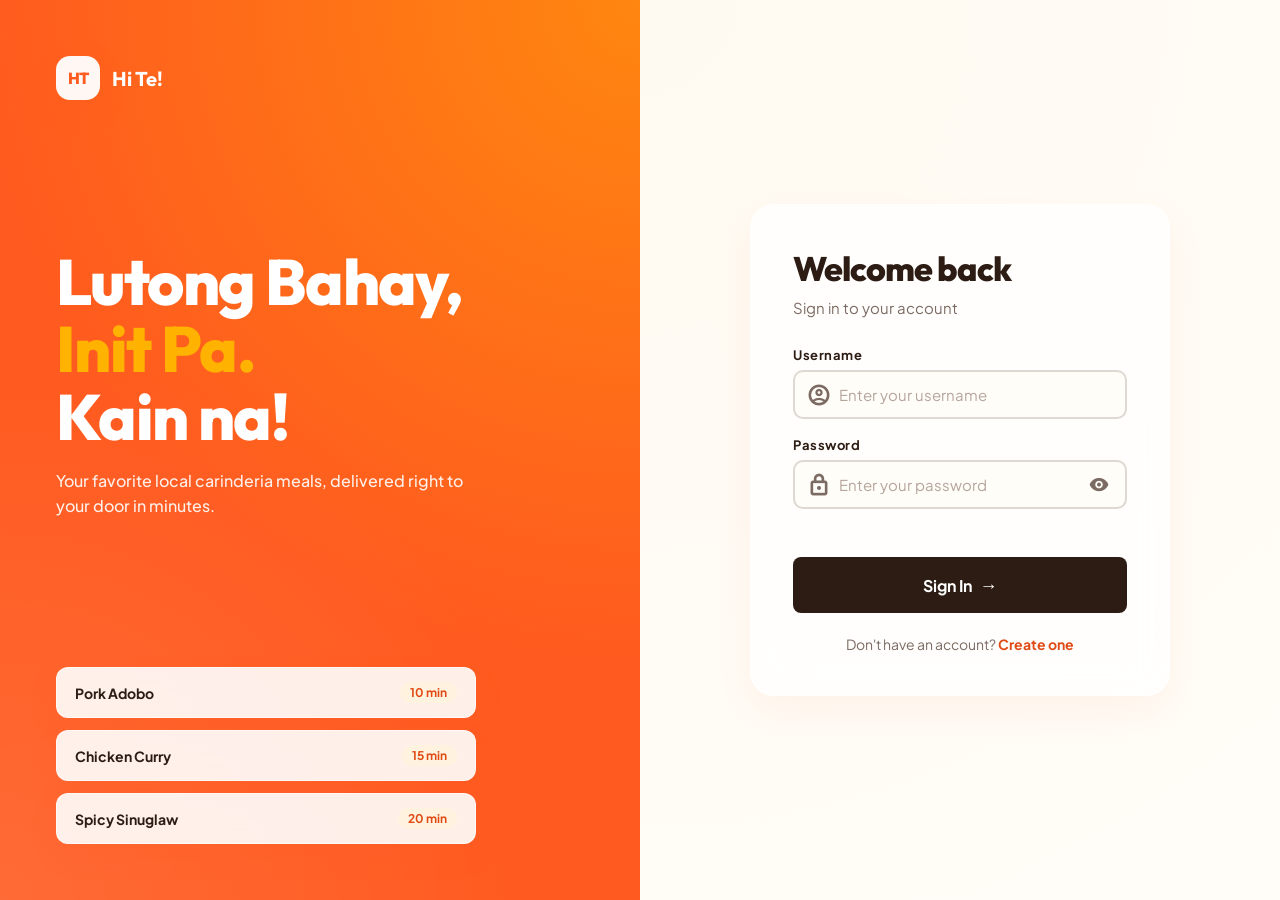
<file: System(front-end)/html/index.html>
<!DOCTYPE html>
<html lang="en">
<head>
  <meta charset="UTF-8">
  <meta name="viewport" content="width=device-width, initial-scale=1.0">
  <title>Hi Te! — Login</title>
  <link rel="stylesheet" href="../css/shared.css?v=6">
  <link rel="stylesheet" href="../css/style.css?v=6">
  <link rel="stylesheet" href="../css/material-symbols.css" />
</head>
<body>
  <div class="split-layout">

    <!-- Left Panel -->
    <div class="left-panel">
      <div class="brand anim-up">
        <div class="brand-icon">HT</div>
        <span class="brand-name">Hi Te!</span>
      </div>
      <div class="hero-text anim-up">
        <h1>Lutong Bahay,<br><span class="accent" style="color:var(--yellow)">Init Pa.</span><br>Kain na!</h1>
        <p>Your favorite local carinderia meals, delivered right to your door in minutes.</p>
      </div>
      <div class="floating-cards">
        <div class="food-card fc1">Pork Adobo <span>10 min</span></div>
        <div class="food-card fc2">Chicken Curry <span>15 min</span></div>
        <div class="food-card fc3">Spicy Sinuglaw <span>20 min</span></div>
      </div>
    </div>

    <!-- Right Panel -->
    <div class="right-panel">
      <div class="auth-box anim-up">
        <h2>Welcome back</h2>
        <p class="subtitle">Sign in to your account</p>

        <form id="loginForm">
          <div class="field-group" style="margin-bottom:18px">
            <label>Username</label>
            <div class="input-wrap">
              <span class="input-icon"><span class="material-symbols-rounded">account_circle</span></span>
              <input type="text" id="username"
                placeholder="Enter your username"
                autocomplete="username" required>
            </div>
          </div>

          <div class="field-group" style="margin-bottom:18px">
            <label>Password</label>
            <!-- Password field with visibility toggle -->
            <div class="input-wrap" style="position:relative">
              <span class="input-icon"><span class="material-symbols-rounded">lock</span></span>
              <input type="password" id="password"
                placeholder="Enter your password"
                autocomplete="current-password" required
                style="padding-right:48px">
              <!-- Toggle button sits inside the input field -->
              <button type="button" class="pw-toggle"
                onclick="togglePassword('password', this)"
                title="Show/hide password">
               <span class="material-symbols-rounded" style="font-size:20px;">visibility</span>
              </button>
            </div>
          </div>

          <p id="msg" class="auth-msg"></p>

          <button type="submit" id="login-btn"
            class="btn btn-primary btn-full btn-lg">
            <span id="login-btn-label">Sign In</span>
            <span class="btn-arrow">→</span>
          </button>
        </form>

        <p class="switch-text">
          Don't have an account? <a href="register.html">Create one</a>
        </p>
      </div>
    </div>

  </div>
  <script src="../js/config.js?v=7"></script>
  <script src="../js/app.js?v=9"></script>
</body>
</html>
</file>
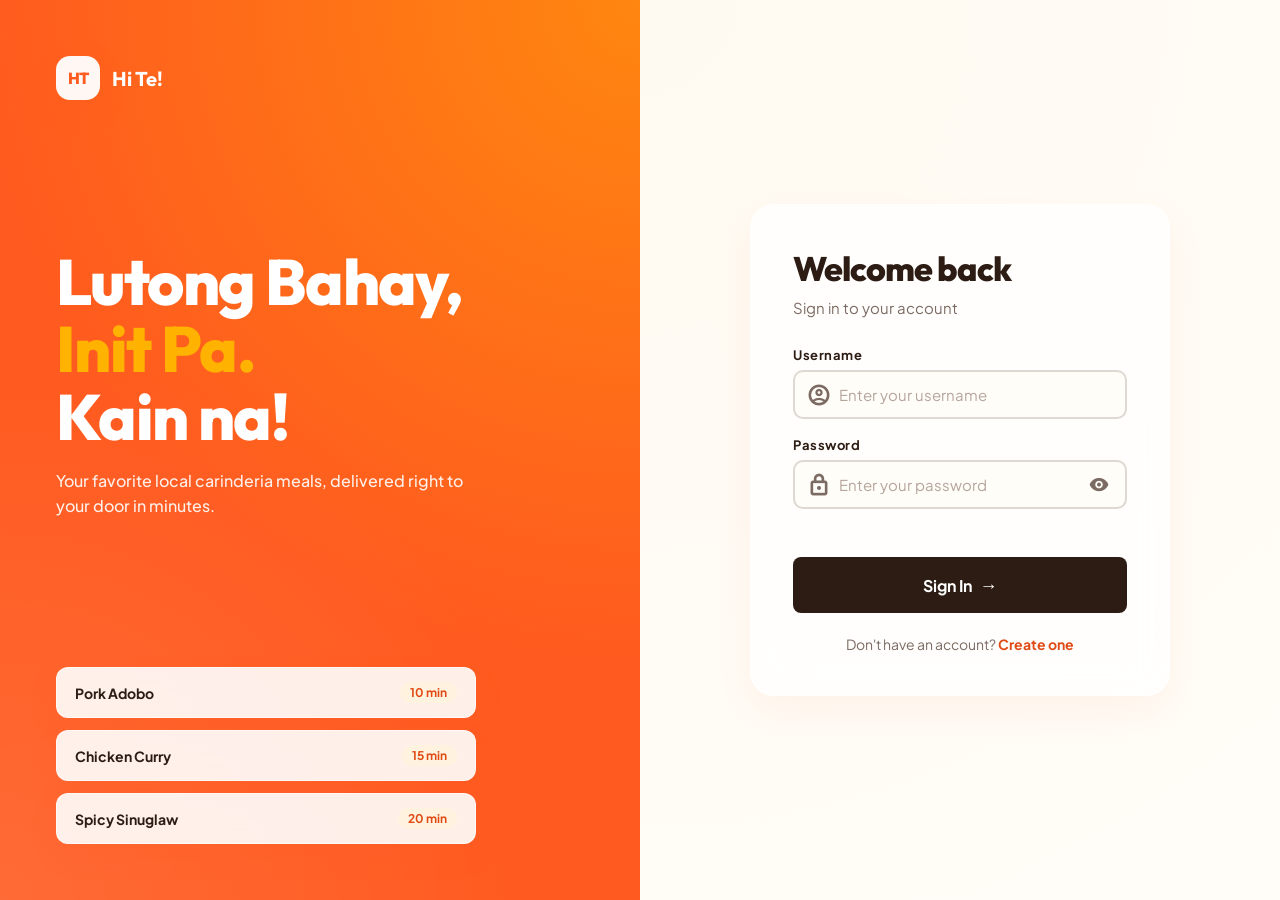
<file: System(front-end)/html/costumer.html>
<!DOCTYPE html>
<html lang="en">
<head>
  <meta charset="UTF-8">
  <meta name="viewport" content="width=device-width, initial-scale=1.0">
  <title>Hi Te! — Order Food</title>
  <link rel="stylesheet" href="../css/shared.css?v=7">
  <link rel="stylesheet" href="../css/costumer.css?v=7">
  <link rel="stylesheet" href="../css/material-symbols.css" />
</head>
<body>

  <!-- Toast notification container -->
  <div id="toast-container" class="toast-container"></div>

  <!-- Navbar -->
  <nav class="navbar customer-navbar">
    <div class="nav-brand">
      <div class="brand-icon">HT</div>
      <span>Hi Te!</span>
      <span class="role-chip chip-customer">Customer</span>
    </div>
    <div class="nav-tabs">
      <button class="nav-tab active" onclick="showTab('menu', this)"><span class="material-symbols-rounded" style="margin-right:4px;">restaurant</span> Menu</button>
      <button class="nav-tab" onclick="showTab('orders', this)"><span class="material-symbols-rounded" style="margin-right:4px;">receipt_long</span> My Orders</button>
      <button class="nav-tab" onclick="showTab('profile', this)"><span class="material-symbols-rounded" style="margin-right:4px;">account_circle</span> Profile</button>
    </div>
    <div class="notif-bell-wrap" id="notif-bell-wrap">
      <button class="notif-bell-btn" onclick="toggleNotifPanel()" title="Notifications">
        <span class="material-symbols-rounded">notifications</span>
        <span class="notif-badge" id="notif-badge">0</span>
      </button>
      <div class="notif-dropdown" id="notif-dropdown">
        <div class="notif-dropdown-header">
          <h3>Notifications</h3>
          <button class="notif-clear-btn" onclick="clearNotifications()">Clear all</button>
        </div>
        <div class="notif-dropdown-body" id="notif-list">
          <div class="notif-empty"><span class="material-symbols-rounded">notifications_off</span>No notifications yet</div>
        </div>
      </div>
    </div>
    <button class="logout-btn" onclick="logout()"><span class="material-symbols-rounded" style="margin-right:4px;">logout</span> Sign Out</button>
  </nav>

  <!-- Driver availability banner -->
  <div id="driver-banner" class="driver-banner">
    <div id="driver-banner-inner" class="driver-banner-inner">
      <div class="spinner" style="width:22px;height:22px;border-width:2px;margin:0;flex-shrink:0"></div>
      <span>Checking driver availability...</span>
    </div>
  </div>

  <!-- ── MENU TAB ── -->
  <div id="tab-menu" class="tab-content active">
    <div class="page-wrapper">
      <div class="page-header" style="display:flex;justify-content:space-between;align-items:flex-end;flex-wrap:wrap;gap:16px">
        <div>
          <h1 class="page-title">What are you <span class="accent">craving?</span></h1>
          <p class="page-sub">Fresh food, delivered fast</p>
        </div>
        <!-- Search bar -->
        <div class="search-wrap">
          <span class="search-icon"><span class="material-symbols-rounded">search</span></span>
          <input type="text" id="menu-search" class="search-input"
            placeholder="Search food..." oninput="filterMenu(this.value)">
        </div>
      </div>
      <div id="menu-grid" class="menu-grid">
        <div class="loading-state"><div class="spinner"></div><p>Loading menu...</p></div>
      </div>
    </div>
  </div>

  <!-- ── MY ORDERS TAB ── -->
  <div id="tab-orders" class="tab-content">
    <div class="page-wrapper">
      <div class="page-header">
        <h1 class="page-title">My <span class="accent">Orders</span></h1>
        <p class="page-sub">Track your food in real time</p>
      </div>
      <div id="order-history" class="orders-list">
        <div class="loading-state"><div class="spinner"></div><p>Loading orders...</p></div>
      </div>
    </div>
  </div>

  <!-- ── PROFILE TAB ── -->
  <div id="tab-profile" class="tab-content">
    <div class="page-wrapper">
      <div class="page-header">
        <h1 class="page-title">My <span class="accent">Profile</span></h1>
        <p class="page-sub">Update your info and delivery address</p>
      </div>
      <div class="add-form-card card" style="max-width:520px">
        <h3 style="margin:0 0 20px;font-size:16px;font-weight:600">Personal Information</h3>
        <div class="form-grid">
          <div class="field-group">
            <label>Full Name</label>
            <input type="text" id="profile-name" placeholder="Your full name">
          </div>
          <div class="field-group">
            <label>Email</label>
            <input type="email" id="profile-email" placeholder="your@email.com">
          </div>
          <div class="field-group">
            <label>Phone</label>
            <input type="text" id="profile-phone" placeholder="e.g. 09xxxxxxxxx">
          </div>
          <div class="field-group" style="grid-column:1/-1">
            <label>Delivery Address</label>
            <input type="text" id="profile-address" placeholder="Your delivery address">
            <span class="field-hint">This is used as your default delivery address when placing orders</span>
          </div>
        </div>
        <button class="btn btn-primary btn-lg" style="margin-top:8px" onclick="saveProfile()">
          Save Changes
        </button>
        <p id="profile-msg" style="margin-top:12px;font-size:13px;min-height:18px;font-weight:500"></p>

        <div style="border-top:1px solid var(--border);margin:24px 0"></div>
        <h3 style="margin:0 0 20px;font-size:16px;font-weight:600">Change Password</h3>
        <div class="form-grid">
          <div class="field-group">
            <label>Current Password</label>
            <div style="position:relative">
              <input type="password" id="pw-old" placeholder="Your current password" style="padding-right:48px">
              <button type="button" class="pw-toggle" onclick="togglePassword('pw-old', this)" title="Show/hide password">
                 <span class="material-symbols-rounded" style="font-size:20px;">visibility</span>
              </button>
            </div>
          </div>
          <div class="field-group">
            <label>New Password</label>
            <div style="position:relative">
              <input type="password" id="pw-new" placeholder="At least 6 characters" style="padding-right:48px">
              <button type="button" class="pw-toggle" onclick="togglePassword('pw-new', this)" title="Show/hide password">
                 <span class="material-symbols-rounded" style="font-size:20px;">visibility</span>
              </button>
            </div>
          </div>
        </div>
        <button class="btn btn-ghost btn-lg" style="margin-top:8px" onclick="changePassword()">
          Change Password
        </button>
        <p id="pw-msg" style="margin-top:12px;font-size:13px;min-height:18px;font-weight:500"></p>
      </div>
    </div>
  </div>

  <!-- ── CART OVERLAY ── -->
  <div class="cart-overlay" id="cart-overlay" onclick="toggleCart()"></div>

  <!-- ── CART SIDEBAR ── -->
  <div class="cart-sidebar" id="cart-sidebar">
    <div class="cart-header">
      <div>
        <h3>Your Order</h3>
        <span id="cart-item-count" class="cart-count-label">0 items</span>
      </div>
      <button class="close-cart" onclick="toggleCart()">✕</button>
    </div>

    <!-- Cart items -->
    <div class="cart-body" id="cart-items">
      <div class="cart-empty-state">
        <div class="cart-empty-icon"></div>
        <div class="cart-empty-title">Your cart is empty</div>
        <p class="cart-empty-sub">Add items from the menu to get started</p>
      </div>
    </div>

    <!-- Cart footer — only shown when cart has items -->
    <div class="cart-footer" id="cart-footer" style="display:none">

      <!-- Order note input -->
      <div class="note-wrap">
        <input type="text" id="order-note" class="note-input"
          placeholder="Add a note (e.g. no onions, extra rice)">
      </div>

      <!-- Price summary -->
      <div class="order-summary">
        <div class="summary-row">
          <span>Subtotal</span>
          <span id="s-subtotal">₱0.00</span>
        </div>
        <div class="summary-row">
          <span>Rider Fee</span>
          <span id="s-rider-fee">₱49.00</span>
        </div>
        <div class="summary-divider"></div>
        <div class="summary-row summary-total">
          <span>Total</span>
          <span id="s-total">₱49.00</span>
        </div>
      </div>

      <!-- Payment method -->
      <div class="pay-section">
        <p class="pay-label">Payment Method</p>
        <div class="pay-options">
          <label class="pay-opt">
            <input type="radio" name="payment" value="cod" onchange="onPaymentChange(this)">
            <span>Cash on Delivery</span>
          </label>
          <label class="pay-opt">
            <input type="radio" name="payment" value="pickup" onchange="onPaymentChange(this)">
            <span>Pick Up</span>
          </label>
          <label class="pay-opt">
            <input type="radio" name="payment" value="online" onchange="onPaymentChange(this)">
            <span>Online Payment</span>
          </label>
        </div>

        <!-- Online sub-options -->
        <div id="online-sub" class="online-sub" style="display:none">
          <p class="pay-label" style="margin-top:12px;margin-bottom:8px">Select Platform</p>
          <div class="pay-options">
            <label class="pay-opt">
              <input type="radio" name="online_method" value="gcash">
              <span>GCash</span>
            </label>
            <label class="pay-opt">
              <input type="radio" name="online_method" value="paymaya">
              <span>PayMaya</span>
            </label>
          </div>
        </div>
      </div>

      <!-- Place order button with loading state -->
      <button class="btn btn-orange btn-full btn-lg" id="place-order-btn"
        style="margin-top:16px" onclick="placeOrder()">
        <span id="place-order-label">Place Order</span>
        <span id="place-order-arrow">→</span>
      </button>
    </div>
  </div>

  <!-- Floating cart FAB -->
  <button class="cart-fab" id="cart-fab" style="display:none" onclick="toggleCart()">
    <span class="cart-fab-icon"></span>
    <span id="cart-count">0</span> items
    <span class="cart-fab-dot">·</span>
    <span id="fab-total">₱0</span>
  </button>

  <!-- ── RECEIPT MODAL ── -->
  <div class="modal-overlay" id="receipt-overlay" style="display:none">
    <div class="receipt-modal">
      <div class="receipt-top">
        <div class="receipt-brand">
          <div class="brand-icon" style="width:32px;height:32px;font-size:12px">HT</div>
          Hi Te!
        </div>
        <h2 class="receipt-title">Order Confirmed!</h2>
        <p class="receipt-sub" id="receipt-ref"></p>
      </div>
      <div class="receipt-body" id="receipt-body"></div>
      <div style="padding:0 28px 28px;display:flex;gap:12px">
        <button class="btn btn-ghost btn-lg" style="flex:1" onclick="printReceipt()">
          Print
        </button>
        <button class="btn btn-primary btn-lg" style="flex:1" onclick="closeReceipt()">
          Done
        </button>
      </div>
    </div>
  </div>

  <!-- ── REVIEW MODAL ── -->
  <div class="modal-overlay" id="review-overlay" style="display:none">
    <div class="review-modal">
      <div class="review-modal-header">
        <h3 class="review-modal-title">Rate Your Order</h3>
        <p class="review-modal-sub">How was your experience? Your feedback helps others!</p>
      </div>

      <div class="review-modal-body" id="review-items-list">
        <!-- Filled dynamically by JS -->
      </div>

      <div style="padding:0 24px 24px;display:flex;gap:12px">
        <button class="btn btn-ghost btn-lg" style="flex:1" onclick="closeReviewModal()">
          Maybe Later
        </button>
        <button class="btn btn-orange btn-lg" style="flex:1" id="submit-reviews-btn"
          onclick="submitAllReviews()">
          Submit Reviews
        </button>
      </div>
    </div>
  </div>

  <!-- ── PRODUCT REVIEWS MODAL ── -->
  <div class="modal-overlay" id="product-reviews-overlay" style="display:none">
    <div class="product-reviews-modal">
      <div class="product-reviews-header">
        <h3 id="product-reviews-title">Reviews</h3>
        <button class="close-modal-btn" onclick="closeProductReviews()">✕</button>
      </div>
      <div id="product-reviews-body" class="product-reviews-body">
        <div class="loading-state"><div class="spinner"></div><p>Loading reviews...</p></div>
      </div>
    </div>
  </div>

  <script src="../js/config.js?v=7"></script>
  <script src="../js/costumer.js?v=7"></script>
  <script src="../js/sync.js?v=7"></script>
</body>
</html>
</file>
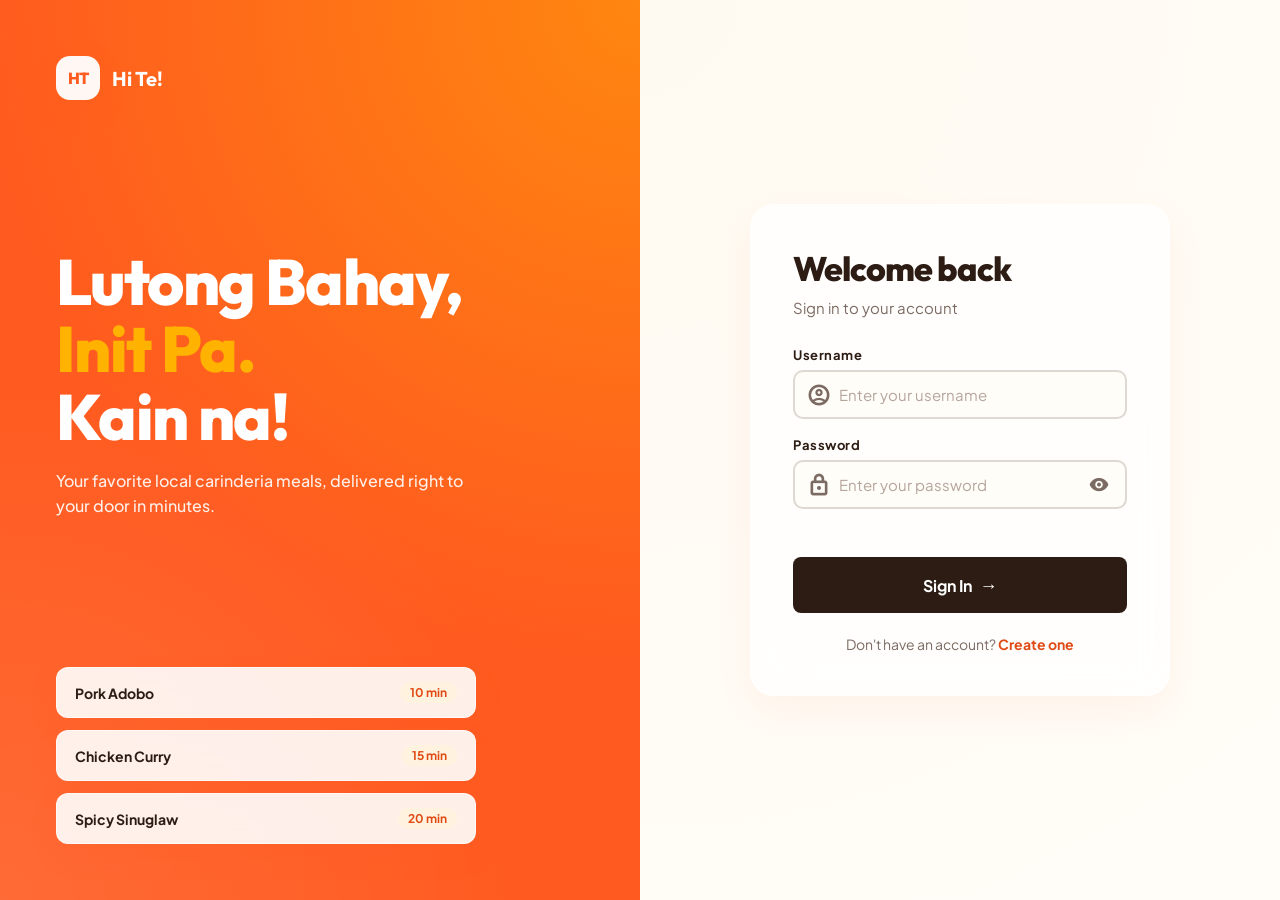
<file: System(front-end)/html/driver.html>
<!DOCTYPE html>
<html lang="en">
<head>
  <meta charset="UTF-8">
  <meta name="viewport" content="width=device-width, initial-scale=1.0">
  <title>Hi Te! — Driver Dashboard</title>
  <link rel="stylesheet" href="../css/shared.css?v=6">
  <link rel="stylesheet" href="../css/driver.css?v=6">
  <link rel="stylesheet" href="../css/material-symbols.css" />
</head>
<body>

  <nav class="navbar">
    <div class="nav-brand">
      <div class="brand-icon">HT</div>
      <span>Hi Te!</span>
      <span class="role-chip chip-driver">Driver</span>
    </div>
    <div class="nav-tabs" style="display:flex;gap:10px;justify-content:center;flex:1">
      <button class="nav-tab active" onclick="showTab('deliveries', this)"><span class="material-symbols-rounded" style="margin-right:4px;">local_shipping</span> Deliveries</button>
      <button class="nav-tab" onclick="showTab('profile', this)"><span class="material-symbols-rounded" style="margin-right:4px;">account_circle</span> Profile</button>
    </div>
    <div class="nav-right" style="display:flex;align-items:center;gap:12px">
      <div class="stat-pill">
        <span id="stat-active" class="pill-num">0</span> active
        &nbsp;·&nbsp;
        <span id="stat-done" class="pill-num">0</span> delivered
      </div>
      <div class="notif-bell-wrap" id="notif-bell-wrap">
        <button class="notif-bell-btn" onclick="toggleNotifPanel()" title="Notifications">
          <span class="material-symbols-rounded">notifications</span>
          <span class="notif-badge" id="notif-badge">0</span>
        </button>
        <div class="notif-dropdown" id="notif-dropdown">
          <div class="notif-dropdown-header">
            <h3>Notifications</h3>
            <button class="notif-clear-btn" onclick="clearNotifications()">Clear all</button>
          </div>
          <div class="notif-dropdown-body" id="notif-list">
            <div class="notif-empty"><span class="material-symbols-rounded">notifications_off</span>No notifications yet</div>
          </div>
        </div>
      </div>
      <button class="logout-btn" onclick="logout()"><span class="material-symbols-rounded" style="margin-right:4px;">logout</span> Sign Out</button>
    </div>
  </nav>

  <div class="page-wrapper" style="max-width:780px">
    <div id="tab-deliveries" class="tab-content active">
      <div class="page-header">
        <h1 class="page-title">Your <span class="accent">Deliveries</span></h1>
        <p class="page-sub">Assigned orders appear here automatically — refreshes every 30 seconds</p>
      </div>
      <div id="deliveries-container">
        <div class="loading-state"><div class="spinner"></div><p>Loading deliveries...</p></div>
      </div>
    </div>

    <!-- PROFILE TAB -->
    <div id="tab-profile" class="tab-content">
      <div class="page-header">
        <h1 class="page-title">My <span class="accent">Profile</span></h1>
        <p class="page-sub">Update your personal information and change your password</p>
      </div>

      <div class="form-card" style="margin-bottom:24px">
        <h2 style="font-family:var(--font-head);font-size:18px;margin-bottom:16px;display:flex;align-items:center;gap:8px">
          <span class="material-symbols-rounded" style="color:var(--orange)">badge</span> Personal Info
        </h2>
        <div class="form-grid">
          <div class="field-group">
            <label>Full Name</label>
            <input type="text" id="profile-name" placeholder="John Doe">
          </div>
          <div class="field-group">
            <label>Email Address</label>
            <input type="email" id="profile-email" placeholder="john@example.com">
          </div>
          <div class="field-group">
            <label>Phone Number</label>
            <input type="text" id="profile-phone" placeholder="09123456789">
          </div>
          <div class="field-group" style="grid-column:1/-1">
            <label>Address</label>
            <textarea id="profile-address" rows="3" placeholder="Your full address"></textarea>
          </div>
        </div>
        <button class="btn btn-primary btn-lg" style="margin-top:16px" onclick="saveProfile()">
          <span class="material-symbols-rounded">save</span> Save Changes
        </button>
        <div id="profile-msg" style="margin-top:12px;font-size:13px;font-weight:600"></div>
      </div>

      <div class="form-card">
        <h2 style="font-family:var(--font-head);font-size:18px;margin-bottom:16px;display:flex;align-items:center;gap:8px">
          <span class="material-symbols-rounded" style="color:var(--orange)">lock</span> Change Password
        </h2>
        <div class="form-grid">
          <div class="field-group">
            <label>Current Password</label>
            <div style="position:relative">
              <input type="password" id="pw-old" placeholder="Your current password" style="padding-right:48px">
              <button type="button" class="pw-toggle" onclick="togglePassword('pw-old', this)" title="Show/hide password">
                 <span class="material-symbols-rounded" style="font-size:20px;">visibility</span>
              </button>
            </div>
          </div>
          <div class="field-group">
            <label>New Password</label>
            <div style="position:relative">
              <input type="password" id="pw-new" placeholder="At least 6 characters" style="padding-right:48px">
              <button type="button" class="pw-toggle" onclick="togglePassword('pw-new', this)" title="Show/hide password">
                 <span class="material-symbols-rounded" style="font-size:20px;">visibility</span>
              </button>
            </div>
          </div>
        </div>
        <button class="btn btn-ghost btn-lg" style="margin-top:8px" onclick="changePassword()">
          <span class="material-symbols-rounded">key</span> Change Password
        </button>
        <div id="pw-msg" style="margin-top:12px;font-size:13px;font-weight:600"></div>
      </div>
    </div>
  </div>

  <script src="../js/config.js?v=7"></script>
  <script src="../js/driver.js?v=7"></script>
  <script src="../js/sync.js?v=7"></script>
</body>
</html>
</file>
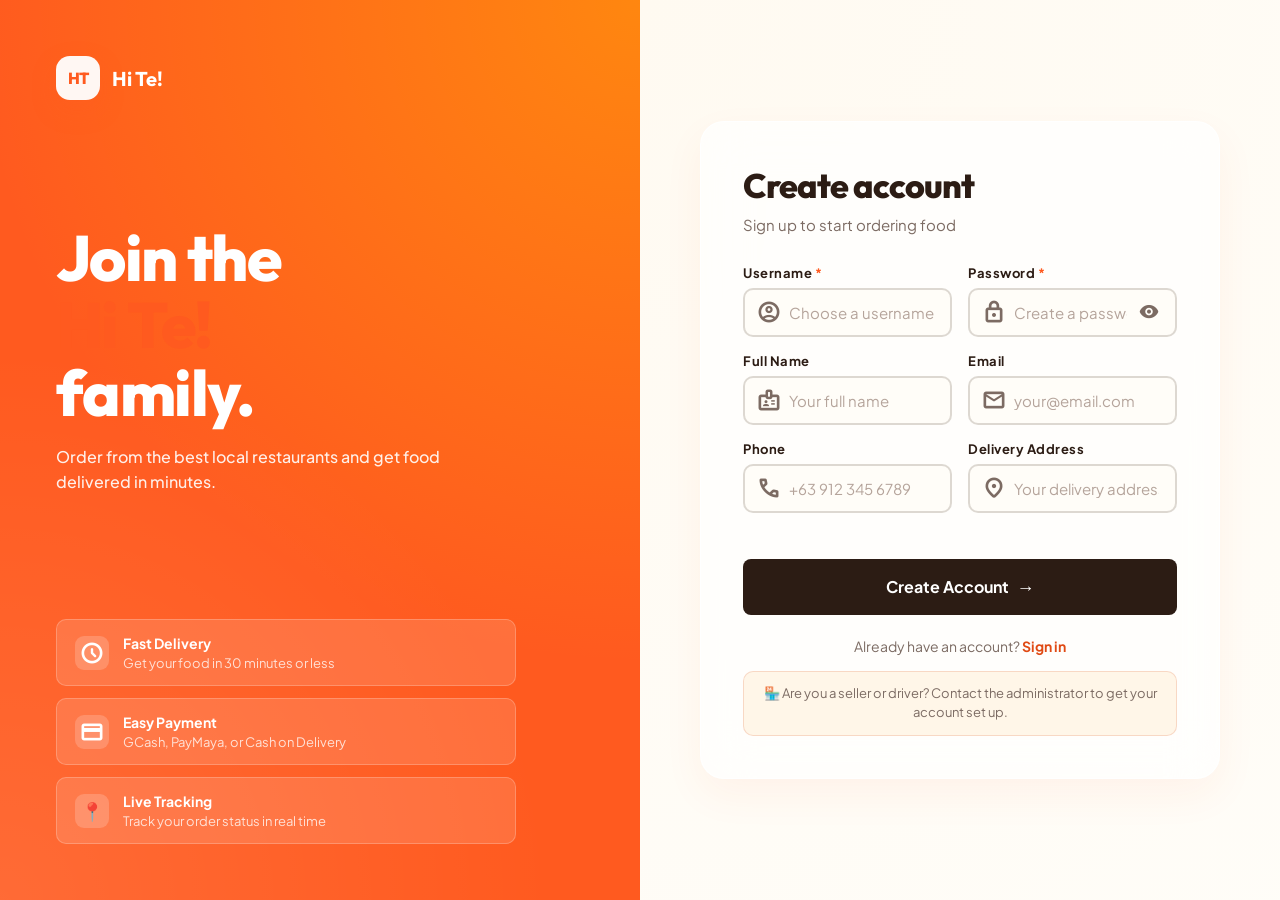
<file: System(front-end)/html/register.html>
<!DOCTYPE html>
<html lang="en">
<head>
  <meta charset="UTF-8">
  <meta name="viewport" content="width=device-width, initial-scale=1.0">
  <title>Hi Te! — Create Account</title>
  <link rel="stylesheet" href="../css/shared.css?v=6">
  <link rel="stylesheet" href="../css/style.css?v=6">
  <link rel="stylesheet" href="../css/register.css?v=6">
  <link rel="stylesheet" href="../css/material-symbols.css" />
</head>
<body>
  <div class="split-layout">

    <!-- Left Panel -->
    <div class="left-panel">
      <div class="brand">
        <div class="brand-icon">HT</div>
        <span class="brand-name">Hi Te!</span>
      </div>
      <div class="hero-text">
        <h1>Join the<br><span class="accent">Hi Te!</span><br>family.</h1>
        <p>Order from the best local restaurants and get food delivered in minutes.</p>
      </div>
      <div class="role-info-cards">
        <div class="ri-card">
          <span><span class="material-symbols-rounded">schedule</span></span>
          <div><strong>Fast Delivery</strong><p>Get your food in 30 minutes or less</p></div>
        </div>
        <div class="ri-card">
          <span><span class="material-symbols-rounded">credit_card</span></span>
          <div><strong>Easy Payment</strong><p>GCash, PayMaya, or Cash on Delivery</p></div>
        </div>
        <div class="ri-card">
          <span>📍</span>
          <div><strong>Live Tracking</strong><p>Track your order status in real time</p></div>
        </div>
      </div>
    </div>

    <!-- Right Panel -->
    <div class="right-panel">
      <div class="auth-box reg-box anim-up">
        <h2>Create account</h2>
        <p class="subtitle">Sign up to start ordering food</p>

        <form id="registerForm">
          <div class="reg-grid">

            <div class="field-group">
              <label>Username <span class="req">*</span></label>
              <div class="input-wrap">
                <span class="input-icon"><span class="material-symbols-rounded">account_circle</span></span>
                <input type="text" id="username"
                  placeholder="Choose a username"
                  autocomplete="username" required>
              </div>
            </div>

            <div class="field-group">
              <label>Password <span class="req">*</span></label>
              <!-- Password with toggle -->
              <div class="input-wrap" style="position:relative">
                <span class="input-icon"><span class="material-symbols-rounded">lock</span></span>
                <input type="password" id="password"
                  placeholder="Create a password"
                  autocomplete="new-password" required
                  style="padding-right:48px">
                <button type="button" class="pw-toggle"
                  onclick="togglePassword('password', this)"
                  title="Show/hide password">
                 <span class="material-symbols-rounded" style="font-size:20px;">visibility</span>
                </button>
              </div>
            </div>

            <div class="field-group">
              <label>Full Name</label>
              <div class="input-wrap">
                <span class="input-icon"><span class="material-symbols-rounded">badge</span></span>
                <input type="text" id="full_name"
                  placeholder="Your full name"
                  autocomplete="name">
              </div>
            </div>

            <div class="field-group">
              <label>Email</label>
              <div class="input-wrap">
                <span class="input-icon"><span class="material-symbols-rounded">mail</span></span>
                <input type="email" id="email"
                  placeholder="your@email.com"
                  autocomplete="email">
              </div>
            </div>

            <div class="field-group">
              <label>Phone</label>
              <div class="input-wrap">
                <span class="input-icon"><span class="material-symbols-rounded">call</span></span>
                <input type="text" id="phone"
                  placeholder="+63 912 345 6789"
                  autocomplete="tel">
              </div>
            </div>

            <div class="field-group">
              <label>Delivery Address</label>
              <div class="input-wrap">
                <span class="input-icon"><span class="material-symbols-rounded">location_on</span></span>
                <input type="text" id="address"
                  placeholder="Your delivery address"
                  autocomplete="street-address">
              </div>
            </div>

          </div>

          <p id="msg" class="auth-msg"></p>

          <button type="submit" id="register-btn"
            class="btn btn-primary btn-full btn-lg">
            <span id="register-btn-label">Create Account</span>
            <span class="btn-arrow">→</span>
          </button>
        </form>

        <p class="switch-text">
          Already have an account? <a href="index.html">Sign in</a>
        </p>

        <p class="info-note">
          🏪 Are you a seller or driver?
          Contact the administrator to get your account set up.
        </p>
      </div>
    </div>

  </div>
  <script src="../js/config.js?v=7"></script>
  <script src="../js/register.js?v=7"></script>
</body>
</html>
</file>
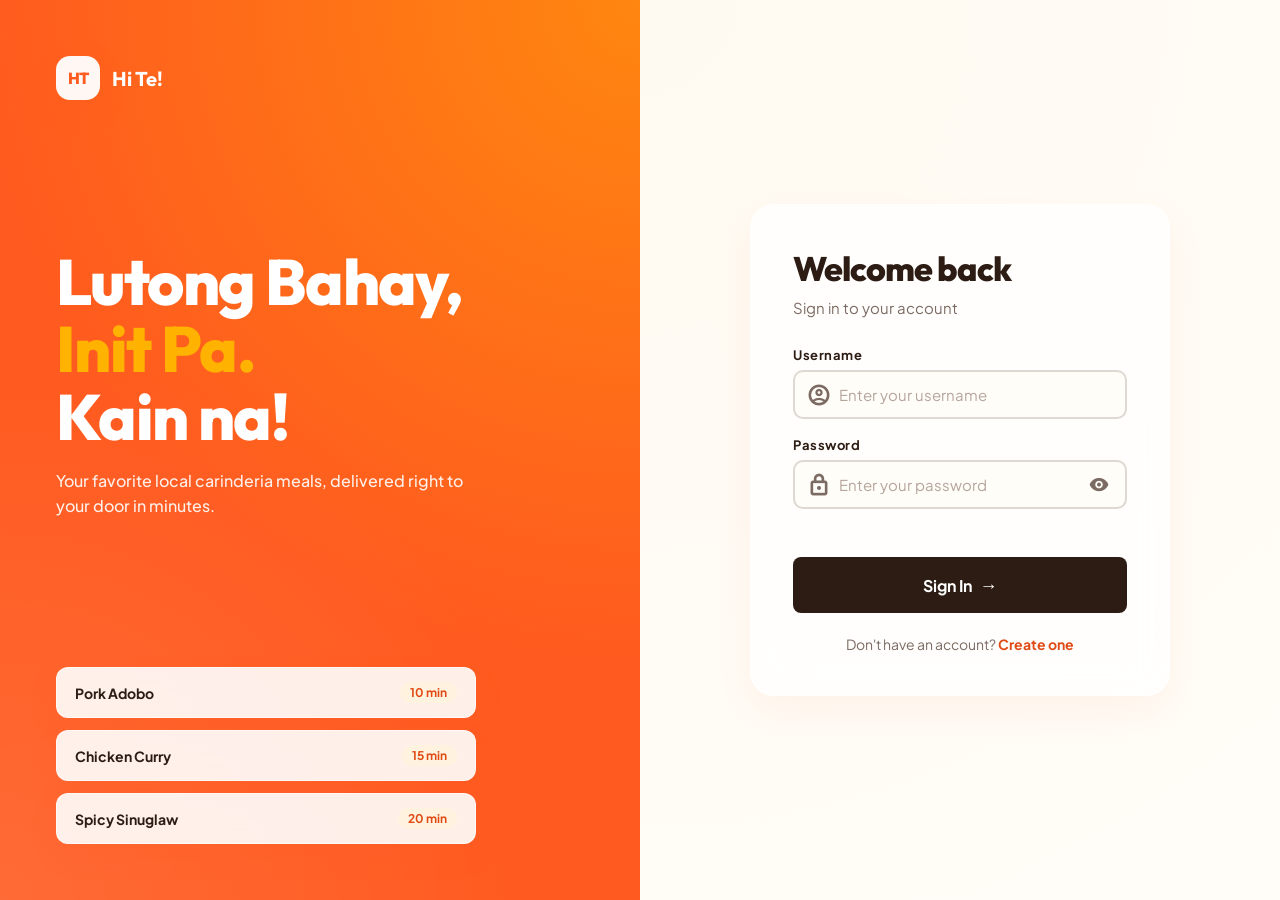
<file: System(front-end)/html/seller.html>
<!DOCTYPE html>
<html lang="en">
<head>
  <meta charset="UTF-8">
  <meta name="viewport" content="width=device-width, initial-scale=1.0">
  <title>Hi Te! — Seller Dashboard</title>
  <!-- FIXED: correct paths since this file is inside /html/ folder -->
  <link rel="stylesheet" href="../css/shared.css?v=7">
  <link rel="stylesheet" href="../css/seller.css?v=7">
  <link rel="stylesheet" href="../css/material-symbols.css" />
</head>
<body>

  <!-- Navbar -->
  <nav class="navbar">
    <div class="nav-brand">
      <div class="brand-icon">HT</div>
      <span>Hi Te!</span>
      <span class="role-chip chip-seller">Seller</span>
    </div>
    <div class="nav-tabs">
      <button class="nav-tab active" onclick="showTab('orders', this)"><span class="material-symbols-rounded" style="margin-right:4px;">receipt_long</span> Orders</button>
      <button class="nav-tab" onclick="showTab('menu', this)"><span class="material-symbols-rounded" style="margin-right:4px;">list</span> My Menu</button>
      <button class="nav-tab" onclick="showTab('add', this)"><span class="material-symbols-rounded" style="margin-right:4px;">add_circle</span> Add Item</button>
      <button class="nav-tab" onclick="showTab('sales', this)"><span class="material-symbols-rounded" style="margin-right:4px;">monitoring</span> My Sales</button>
      <button class="nav-tab" onclick="showTab('profile', this)"><span class="material-symbols-rounded" style="margin-right:4px;">account_circle</span> Profile</button>
    </div>
    <div class="notif-bell-wrap" id="notif-bell-wrap">
      <button class="notif-bell-btn" onclick="toggleNotifPanel()" title="Notifications">
        <span class="material-symbols-rounded">notifications</span>
        <span class="notif-badge" id="notif-badge">0</span>
      </button>
      <div class="notif-dropdown" id="notif-dropdown">
        <div class="notif-dropdown-header">
          <h3>Notifications</h3>
          <button class="notif-clear-btn" onclick="clearNotifications()">Clear all</button>
        </div>
        <div class="notif-dropdown-body" id="notif-list">
          <div class="notif-empty"><span class="material-symbols-rounded">notifications_off</span>No notifications yet</div>
        </div>
      </div>
    </div>
    <button class="logout-btn" onclick="logout()"><span class="material-symbols-rounded" style="margin-right:4px;">logout</span> Sign Out</button>
  </nav>

  <!-- ── ORDERS TAB ── -->
  <div id="tab-orders" class="tab-content active">
    <div class="page-wrapper">
      <div class="page-header">
        <h1 class="page-title">Incoming <span class="accent">Orders</span></h1>
        <p class="page-sub">Manage and update customer orders in real time</p>
      </div>
      <div id="orders-container" class="orders-grid">
        <div class="loading-state"><div class="spinner"></div><p>Loading orders...</p></div>
      </div>
    </div>
  </div>

  <!-- ── MY MENU TAB ── -->
  <div id="tab-menu" class="tab-content">
    <div class="page-wrapper">
      <div class="page-header" style="display:flex;justify-content:space-between;align-items:flex-end;flex-wrap:wrap;gap:16px">
        <div>
          <h1 class="page-title">Your <span class="accent">Menu</span></h1>
          <p class="page-sub">Manage your food listings and stock</p>
        </div>
        <div style="display:flex;gap:10px;align-items:flex-end">
          <button class="btn btn-primary" onclick="openRestockModal()">📦 Restock All</button>
          <!-- Search bar -->
          <div class="search-wrap">
            <span class="search-icon"><span class="material-symbols-rounded">search</span></span>
            <input type="text" id="menu-search" class="search-input"
              placeholder="Search products..." oninput="filterProducts(this.value)">
          </div>
        </div>
      </div>
      <div id="menu-grid" class="product-grid">
        <div class="loading-state"><div class="spinner"></div><p>Loading menu...</p></div>
      </div>
    </div>
  </div>

  <!-- ── ADD / EDIT ITEM TAB ── -->
  <div id="tab-add" class="tab-content">
    <div class="page-wrapper">
      <div class="page-header">
        <h1 class="page-title" id="form-title">Add <span class="accent">Food Item</span></h1>
        <p class="page-sub" id="form-sub">List a new item on your menu</p>
      </div>

      <div class="add-form-card card">

        <!-- Form fields -->
        <div class="form-grid">
          <div class="field-group">
            <label>Food Name <span style="color:var(--orange)">*</span></label>
            <input type="text" id="food-name" placeholder="e.g. Beef Burger" maxlength="100">
            <span class="field-hint">Max 100 characters</span>
          </div>
          <div class="field-group">
            <label>Price (₱) <span style="color:var(--orange)">*</span></label>
            <input type="number" id="food-price" placeholder="0.00" min="0.01" step="0.01">
            <span class="field-hint">Must be greater than ₱0</span>
          </div>
          <div class="field-group">
            <label>Stock Quantity <span style="color:var(--orange)">*</span></label>
            <input type="number" id="food-quantity" placeholder="e.g. 20" min="0" step="1">
            <span class="field-hint">Set to 0 to mark as unavailable</span>
          </div>
          <div class="field-group">
            <label>Category</label>
            <select id="food-category">
              <option value="">-- No category --</option>
              <option value="Rice Meals">Rice Meals</option>
              <option value="Snacks">Snacks</option>
              <option value="Drinks">Drinks</option>
              <option value="Desserts">Desserts</option>
              <option value="Soups">Soups</option>
              <option value="Pasta">Pasta</option>
              <option value="Others">Others</option>
            </select>
          </div>
          <div class="field-group" style="grid-column:1/-1">
            <label>Description</label>
            <textarea id="food-description" placeholder="Describe your dish (ingredients, serving size, etc.)" maxlength="300" rows="2" style="width:100%;resize:vertical;padding:10px;border:1px solid var(--border);border-radius:8px;font-size:14px;font-family:inherit"></textarea>
            <span class="field-hint">Optional — shown on the customer menu card</span>
          </div>
        </div>

        <!-- Image upload -->
        <div class="field-group" style="margin-bottom:24px">
          <label>Product Image <span id="image-required" style="color:var(--orange)">*</span></label>
          <div class="upload-zone" id="upload-zone">
            <input type="file" id="food-image" accept="image/*" style="display:none">
            <div id="upload-placeholder" class="upload-placeholder">
              <span style="font-size:44px"><span class="material-symbols-rounded">image</span></span>
              <p>Click or drag & drop to upload</p>
              <span class="upload-hint">PNG, JPG, WEBP — up to 20MB, compressed automatically</span>
            </div>
            <div id="image-preview" style="display:none" class="image-preview-wrap"></div>
          </div>
        </div>

        <!-- Action buttons -->
        <div style="display:flex;gap:12px">
          <button id="submit-btn" class="btn btn-primary btn-lg" style="flex:1" onclick="submitProduct()">
            <span id="submit-label">Add to Menu</span>
            <span id="submit-arrow">→</span>
          </button>
          <button id="cancel-edit-btn" class="btn btn-ghost btn-lg"
            style="display:none" onclick="cancelEdit()">
            Cancel Edit
          </button>
        </div>

        <p id="form-msg" style="margin-top:14px;font-size:13px;min-height:18px;font-weight:500"></p>
      </div>
    </div>
  </div>

  <!-- ── DELETE CONFIRMATION MODAL ── -->
  <div class="modal-overlay" id="delete-overlay" style="display:none">
    <div class="confirm-modal">
      <div class="confirm-icon"><span class="material-symbols-rounded">delete</span></div>
      <h3 class="confirm-title">Delete Product?</h3>
      <p class="confirm-msg" id="confirm-msg">Are you sure you want to delete this product?</p>
      <div class="confirm-actions">
        <button class="btn btn-ghost btn-lg" style="flex:1" onclick="closeDeleteModal()">Cancel</button>
        <button class="btn btn-red btn-lg" style="flex:1" id="confirm-delete-btn" onclick="confirmDelete()">
          Yes, Delete
        </button>
      </div>
    </div>
  </div>

  <!-- ── BULK RESTOCK MODAL ── -->
  <div class="modal-overlay" id="restock-overlay" style="display:none">
    <div class="confirm-modal">
      <div class="confirm-icon"><span class="material-symbols-rounded">inventory_2</span></div>
      <h3 class="confirm-title">Bulk Restock All Items</h3>
      <p class="confirm-msg">How many units do you want to add to ALL your products?</p>
      <div style="margin:12px 0">
        <input type="number" id="restock-amount" value="10" min="1" max="999"
          style="width:100%;padding:10px;border:1px solid var(--border);border-radius:8px;font-size:16px;text-align:center">
      </div>
      <div class="confirm-actions">
        <button class="btn btn-ghost btn-lg" style="flex:1" onclick="closeRestockModal()">Cancel</button>
        <button class="btn btn-primary btn-lg" style="flex:1" onclick="confirmRestock()">
          <span class="material-symbols-rounded" style="font-size:1.15em;vertical-align:-0.2em;margin-right:4px;">check_circle</span> Restock All
        </button>
      </div>
    </div>
  </div>

  <!-- ── SELLER NOTE MODAL ── -->
  <div class="modal-overlay" id="note-overlay" style="display:none">
    <div class="confirm-modal">
      <div class="confirm-icon"><span class="material-symbols-rounded">chat</span></div>
      <h3 class="confirm-title">Reply to Customer</h3>
      <p class="confirm-msg">Add a message for the customer about this order (e.g. substitutions, delays).</p>
      <textarea id="seller-note-input" rows="3" maxlength="300"
        style="width:100%;padding:10px;border:1px solid var(--border);border-radius:8px;font-size:14px;font-family:inherit;resize:vertical;margin:8px 0"
        placeholder="e.g. Out of extra rice, substituted with fries."></textarea>
      <div class="confirm-actions">
        <button class="btn btn-ghost btn-lg" style="flex:1" onclick="closeNoteModal()">Cancel</button>
        <button class="btn btn-primary btn-lg" style="flex:1" onclick="submitSellerNote()">
          Send Note
        </button>
      </div>
    </div>
  </div>

  <!-- ── SALES TAB ── -->
  <div id="tab-sales" class="tab-content">
    <div class="page-wrapper">
      <div class="page-header">
        <h1 class="page-title">My <span class="accent">Sales</span></h1>
        <p class="page-sub">Your earnings and top-selling items</p>
      </div>
      <div id="sales-content">
        <div class="loading-state"><div class="spinner"></div><p>Loading sales data...</p></div>
      </div>
    </div>
  </div>

  <!-- ── PROFILE TAB ── -->
  <div id="tab-profile" class="tab-content">
    <div class="page-wrapper">
      <div class="page-header">
        <h1 class="page-title">My <span class="accent">Profile</span></h1>
        <p class="page-sub">Update your store info and account details</p>
      </div>
      <div class="add-form-card card" style="max-width:520px">
        <h3 style="margin:0 0 20px;font-size:16px;font-weight:600">Personal Information</h3>
        <div class="form-grid">
          <div class="field-group">
            <label>Full Name</label>
            <input type="text" id="profile-name" placeholder="Your full name">
          </div>
          <div class="field-group">
            <label>Email</label>
            <input type="email" id="profile-email" placeholder="your@email.com">
          </div>
          <div class="field-group">
            <label>Phone</label>
            <input type="text" id="profile-phone" placeholder="e.g. 09xxxxxxxxx">
          </div>
          <div class="field-group" style="grid-column:1/-1">
            <label>Address / Store Location</label>
            <input type="text" id="profile-address" placeholder="Your address">
          </div>
        </div>
        <button class="btn btn-primary btn-lg" style="margin-top:8px" onclick="saveProfile()">
          Save Changes
        </button>
        <p id="profile-msg" style="margin-top:12px;font-size:13px;min-height:18px;font-weight:500"></p>

        <div style="border-top:1px solid var(--border);margin:24px 0"></div>
        <h3 style="margin:0 0 20px;font-size:16px;font-weight:600">Change Password</h3>
        <div class="form-grid">
          <div class="field-group">
            <label>Current Password</label>
            <div style="position:relative">
              <input type="password" id="pw-old" placeholder="Your current password" style="padding-right:48px">
              <button type="button" class="pw-toggle" onclick="togglePassword('pw-old', this)" title="Show/hide password">
                 <span class="material-symbols-rounded" style="font-size:20px;">visibility</span>
              </button>
            </div>
          </div>
          <div class="field-group">
            <label>New Password</label>
            <div style="position:relative">
              <input type="password" id="pw-new" placeholder="At least 6 characters" style="padding-right:48px">
              <button type="button" class="pw-toggle" onclick="togglePassword('pw-new', this)" title="Show/hide password">
                 <span class="material-symbols-rounded" style="font-size:20px;">visibility</span>
              </button>
            </div>
          </div>
        </div>
        <button class="btn btn-ghost btn-lg" style="margin-top:8px" onclick="changePassword()">
          Change Password
        </button>
        <p id="pw-msg" style="margin-top:12px;font-size:13px;min-height:18px;font-weight:500"></p>
      </div>
    </div>
  </div>

  <!-- FIXED: correct path since this file is inside /html/ folder -->
  <script src="../js/config.js?v=7"></script>
  <script src="../js/seller.js?v=10"></script>
  <script src="../js/sync.js?v=7"></script>
</body>
</html>
</file>
<file: System(front-end)/css/shared.css>
/* shared.css — design tokens used across all pages */
@import url('fonts.css');

*, *::before, *::after { box-sizing: border-box; margin: 0; padding: 0; }

:root {
  --orange:    #FF5722;
  --orange-dk: #E64A19;
  --dark:      #2D1A11;
  --dark2:     #3E2418;
  --dark3:     #4F2E1E;
  --cream:     #FFFDF7;
  --white:     #FFFFFF;
  --gray:      #8D6E63;
  --gray-lt:   #EFEBE9;
  --gray-md:   #BCAAA4;
  --green:     #4CAF50;
  --green:     #7CB342;
  --green-dk:  #558B2F;
  --red:       #E53935;
  --blue:      #2196F3;
  --purple:    #9C27B0;
  --yellow:    #FFCA28;

  --font-head: 'Outfit', sans-serif;
  --font-body: 'Plus Jakarta Sans', sans-serif;

  --radius-sm: 12px;
  --radius:    18px;
  --radius-lg: 24px;
  --shadow:    0 8px 24px rgba(45, 26, 17, 0.08);
  --shadow-lg: 0 16px 40px rgba(45, 26, 17, 0.12);
}

body {
  font-family: var(--font-body);
  background: var(--cream);
  color: var(--dark);
  min-height: 100vh;
  -webkit-font-smoothing: antialiased;
}

/* ── Navbar ────────────────────────────────────────────────────── */
.navbar {
  position: sticky; top: 0; z-index: 200;
  background: rgba(255,248,240,0.93);
  backdrop-filter: blur(18px);
  border-bottom: 1px solid var(--gray-lt);
  display: flex; align-items: center; justify-content: space-between;
  padding: 0 40px; height: 68px;
  gap: 16px;
}

.nav-brand {
  display: flex; align-items: center; gap: 10px;
  font-family: var(--font-head); font-weight: 700;
  font-size: 18px; color: var(--dark);
  text-decoration: none; flex-shrink: 0;
}

.brand-icon {
  width: 36px; height: 36px;
  background: var(--orange); border-radius: 10px;
  display: flex; align-items: center; justify-content: center;
  font-family: var(--font-head); font-weight: 800;
  font-size: 13px; color: white; letter-spacing: -0.5px;
}

.role-chip {
  padding: 3px 10px; border-radius: 20px;
  font-size: 11px; font-weight: 700; letter-spacing: 0.3px;
  text-transform: uppercase;
}

.chip-seller   { background: rgba(52,152,219,0.12); color: var(--blue); }
.chip-customer { background: rgba(46,125,50,0.12); color: var(--green); }
.chip-driver   { background: rgba(155,89,182,0.12); color: var(--purple); }
.chip-admin    { background: rgba(230,81,0,0.12); color: var(--orange); }

.nav-tabs {
  display: flex; gap: 4px;
  background: var(--gray-lt); border-radius: 12px; padding: 4px;
}

.nav-tab {
  padding: 8px 18px; border: none; background: transparent;
  border-radius: 10px; font-family: var(--font-body);
  font-size: 14px; font-weight: 500; color: var(--gray);
  cursor: pointer; transition: all 0.2s ease; white-space: nowrap;
}

.nav-tab.active {
  background: var(--white); color: var(--dark);
  box-shadow: 0 2px 8px rgba(0,0,0,0.08);
}

.tab-content {
  display: none;
}

.tab-content.active {
  display: block;
}

.logout-btn {
  padding: 8px 18px; border: 2px solid var(--gray-lt);
  background: transparent; border-radius: var(--radius-sm);
  font-family: var(--font-body); font-size: 13px;
  font-weight: 500; color: var(--gray); cursor: pointer;
  transition: all 0.2s ease; flex-shrink: 0;
}

.logout-btn:hover { border-color: var(--red); color: var(--red); }

/* ── Page layout ───────────────────────────────────────────────── */
.page-wrapper { max-width: 1600px; margin: 0 auto; padding: 48px 40px; }

.page-header { margin-bottom: 36px; }

.page-title {
  font-family: var(--font-head); font-size: 40px; font-weight: 800;
  color: var(--dark); letter-spacing: -1.5px; line-height: 1.1; margin-bottom: 6px;
}

.page-sub { color: var(--gray); font-size: 15px; }

.accent { color: var(--orange); font-style: italic; }

/* ── Cards ─────────────────────────────────────────────────────── */
.card {
  background: var(--white); border-radius: var(--radius-lg);
  border: 1px solid var(--gray-lt);
  padding: 28px; transition: all 0.2s ease;
}

.card:hover { box-shadow: var(--shadow); }

/* ── Status badges ─────────────────────────────────────────────── */
.badge {
  display: inline-block; padding: 5px 12px; border-radius: 20px;
  font-size: 11px; font-weight: 700; text-transform: uppercase; letter-spacing: 0.5px;
}

.badge-pending          { background: #FFF3CD; color: #856404; }
.badge-confirmed        { background: #CCE5FF; color: #004085; }
.badge-preparing        { background: #E2D9F3; color: #4B0082; }
.badge-out_for_delivery { background: rgba(230,81,0,0.12); color: var(--orange); }
.badge-delivered        { background: #D4EDDA; color: #155724; }
.badge-cancelled        { background: #F8D7DA; color: #721C24; }

/* ── Buttons ───────────────────────────────────────────────────── */
.btn {
  display: inline-flex; align-items: center; justify-content: center;
  gap: 8px; padding: 12px 20px; border: none; border-radius: var(--radius-sm);
  font-family: var(--font-head); font-size: 14px; font-weight: 700;
  cursor: pointer; transition: all 0.22s ease; letter-spacing: -0.2px;
  white-space: nowrap;
}

.btn-primary { background: var(--dark); color: white; }
.btn-primary:hover { background: var(--orange); transform: translateY(-2px) scale(1.01); box-shadow: 0 10px 25px rgba(230,81,0,0.3); }

.btn-orange { background: var(--orange); color: white; }
.btn-orange:hover { background: var(--orange-dk); transform: translateY(-2px) scale(1.01); box-shadow: 0 10px 25px rgba(230,81,0,0.35); }

.btn-green  { background: var(--green); color: white; }
.btn-green:hover  { background: var(--green-dk); }

.btn-red    { background: var(--red); color: white; }
.btn-red:hover    { background: #c0392b; }

.btn-ghost {
  background: transparent; color: var(--dark);
  border: 2px solid var(--gray-lt);
}
.btn-ghost:hover { border-color: var(--dark); }

.btn-full { width: 100%; }

.btn-lg { padding: 16px 28px; font-size: 16px; border-radius: var(--radius); }

/* ── Form fields ───────────────────────────────────────────────── */
.field-group { display: flex; flex-direction: column; gap: 7px; }

.field-group label {
  font-size: 13px; font-weight: 500; color: var(--dark); letter-spacing: 0.3px;
}

.field-group label .req { color: var(--orange); }

.input-wrap { position: relative; }

.input-icon {
  position: absolute; left: 14px; top: 50%;
  transform: translateY(-50%); font-size: 16px; pointer-events: none;
}

.input-wrap input,
.input-wrap select,
.field-group input,
.field-group select,
.field-group textarea {
  width: 100%; padding: 13px 16px;
  border: 2px solid var(--gray-lt); border-radius: var(--radius-sm);
  font-family: var(--font-body); font-size: 15px; color: var(--dark);
  background: var(--cream); outline: none; transition: all 0.2s ease;
}

.input-wrap input { padding-left: 44px; }

.field-group input:focus,
.field-group select:focus,
.field-group textarea:focus,
.input-wrap input:focus {
  border-color: var(--orange); background: var(--white);
  box-shadow: 0 0 0 4px rgba(230,81,0,0.1);
}

input::placeholder, textarea::placeholder { color: var(--gray-md); }

/* ── Loading / Spinner ─────────────────────────────────────────── */
.spinner {
  width: 36px; height: 36px;
  border: 3px solid var(--gray-lt); border-top-color: var(--orange);
  border-radius: 50%; animation: spin 0.75s linear infinite;
  margin: 0 auto 16px;
}

@keyframes spin { to { transform: rotate(360deg); } }

.loading-state { text-align: center; padding: 60px; color: var(--gray); }

.empty-state { text-align: center; padding: 60px; }
.empty-icon  { font-size: 56px; display: block; margin-bottom: 14px; }
.empty-title { font-family: var(--font-head); font-size: 20px; font-weight: 700; color: var(--dark); margin-bottom: 6px; }
.empty-sub   { color: var(--gray); font-size: 14px; }

/* ── Animations ────────────────────────────────────────────────── */
@keyframes fadeUp   { from { opacity:0; transform:translateY(20px); } to { opacity:1; transform:translateY(0); } }
@keyframes fadeIn   { from { opacity:0; } to { opacity:1; } }
@keyframes slideIn  { from { opacity:0; transform:translateX(-16px); } to { opacity:1; transform:translateX(0); } }

.anim-up  { animation: fadeUp  0.5s ease both; }
.anim-in  { animation: fadeIn  0.4s ease both; }

/* ── Responsive ────────────────────────────────────────────────── */
@media (max-width: 768px) {
  .navbar { padding: 0 16px; }
  .nav-tabs { display: none; }
  .page-wrapper { padding: 28px 16px; }
  .page-title { font-size: 30px; }
}

/* ── Password visibility toggle ────────────────────────────────── */
.pw-toggle {
  position: absolute; right: 12px; top: 50%;
  transform: translateY(-50%);
  background: none; border: none; cursor: pointer;
  font-size: 16px; padding: 4px; line-height: 1;
  color: var(--gray); transition: color 0.2s;
  z-index: 2;
}
.pw-toggle:hover { color: var(--orange); }

/* ── Toast notifications ───────────────────────────────────────── */
.toast-container {
  position: fixed; bottom: 100px; left: 50%;
  transform: translateX(-50%);
  z-index: 9999; display: flex; flex-direction: column;
  align-items: center; gap: 10px; pointer-events: none;
}

.toast {
  background: var(--dark); color: white;
  padding: 12px 22px; border-radius: 30px;
  font-size: 14px; font-weight: 600;
  box-shadow: 0 8px 30px rgba(0,0,0,0.25);
  animation: toastIn 0.3s ease both;
  pointer-events: auto; white-space: nowrap;
  display: flex; align-items: center; gap: 8px;
}

.toast.success { background: var(--green); }
.toast.error   { background: var(--red); }
.toast.info    { background: var(--blue); }
.toast.out     { animation: toastOut 0.3s ease both; }

@keyframes toastIn  { from { opacity:0; transform:translateY(20px); } to { opacity:1; transform:translateY(0); } }
@keyframes toastOut { from { opacity:1; transform:translateY(0); } to { opacity:0; transform:translateY(20px); } }

/* Mobile foundation: keep controls reachable without changing desktop layout. */
@media (max-width: 768px) {
  html { overflow-x: hidden; }
  body { min-width: 0; overflow-x: hidden; }
  .navbar {
    min-height: 64px; height: auto; padding: 10px 14px;
    flex-wrap: wrap; align-items: center;
  }
  .navbar > *, .nav-brand, .nav-right, .page-header > *,
  .menu-card, .menu-card-body, .menu-card-actions,
  .product-card, .product-info, .product-actions {
    min-width: 0;
  }
  .nav-brand > span:not(.role-chip) {
    overflow: hidden; text-overflow: ellipsis; white-space: nowrap;
  }
  .nav-brand { font-size: 16px; }
  .role-chip { padding: 4px 8px; }
  .nav-tabs {
    display: flex; order: 3; width: 100%; overflow-x: auto;
    scrollbar-width: none; -webkit-overflow-scrolling: touch;
  }
  .nav-tabs::-webkit-scrollbar { display: none; }
  .nav-tab { min-height: 44px; padding: 10px 14px; }
  .logout-btn { min-height: 44px; padding: 10px 12px; }
  .page-wrapper { padding: 24px 14px; }
  .page-header { margin-bottom: 24px; }
  .page-title { font-size: clamp(26px, 8vw, 32px); }
  .page-sub { font-size: 14px; }
  .card { padding: 20px 16px; }
  .btn, .action-btn, .edit-btn, .delete-btn,
  .add-btn, .assign-btn, .deliver-btn,
  .confirm-receipt-btn, .review-order-btn { min-height: 44px; }
  .toast { max-width: calc(100vw - 28px); white-space: normal; text-align: center; }
  .modal-overlay { padding: 12px; align-items: flex-start; overflow-y: auto; }
  .modal-overlay > * { margin: auto 0; max-height: calc(100vh - 24px); overflow-y: auto; }
  .status-progress { overflow-x: auto; padding-bottom: 4px; }
  .status-step { min-width: 62px; }
  .status-step-label { white-space: normal; }
  .menu-cards-grid { grid-template-columns: repeat(2, minmax(0, 1fr)); }
  .menu-card-actions { flex-wrap: wrap; }
  .menu-card-actions > * { min-width: 0; }
}

@media (max-width: 480px) {
  .nav-brand .role-chip { display: none; }
  .navbar .notif-bell-wrap { margin-left: auto; }
  .search-wrap, .search-input { width: 100%; }
  .page-wrapper { padding-left: 12px; padding-right: 12px; }
  .order-card, .delivery-card { padding: 16px; }
  .order-card-header, .delivery-header { align-items: flex-start; gap: 8px; flex-wrap: wrap; }
  .order-amounts { gap: 8px 14px; }
  .order-actions { width: 100%; }
  .order-actions > * { flex: 1 1 100%; }
  .menu-cards-grid { grid-template-columns: minmax(0, 1fr); }
  .menu-card-name { overflow-wrap: anywhere; }
  .menu-card-actions { flex-direction: column; }
  .menu-card-actions > * { width: 100%; }
  .btn, .add-btn, .reviews-btn { white-space: normal; max-width: 100%; }
}

/* ── Auth message types ────────────────────────────────────────── */
.auth-msg.success { color: var(--green); }
.auth-msg.error   { color: var(--red); }
/* ── New flow status styles ─────────────────────────────────────── */

/* Pickup / Delivery chips on order cards */
.pickup-chip {
  background: rgba(52,152,219,0.1); color: var(--blue);
  padding: 3px 10px; border-radius: 20px; font-size: 11px; font-weight: 700;
}
.delivery-chip {
  background: rgba(230,81,0,0.1); color: var(--orange);
  padding: 3px 10px; border-radius: 20px; font-size: 11px; font-weight: 700;
}

/* Status info boxes on seller order cards */
.status-info-box {
  padding: 10px 14px; border-radius: 8px;
  font-size: 13px; font-weight: 500; margin-top: 10px;
}
.status-info-box.info    { background: rgba(52,152,219,0.1);  color: var(--blue); }
.status-info-box.success { background: rgba(46,125,50,0.1);  color: var(--green-dk); }
.status-info-box.warning { background: rgba(243,156,18,0.1);  color: #c0880a; }
.status-info-box.error   { background: rgba(198,40,40,0.1);   color: var(--red); }

/* Ready for pickup / collect button */
.action-btn.ready-pickup {
  border-color: rgba(46,125,50,0.4); color: var(--green);
  padding: 10px 16px; font-size: 14px;
}
.action-btn.ready-pickup:hover { background: var(--green); color: white; border-color: var(--green); }

/* Order notification boxes on customer order cards */
.order-notification {
  padding: 12px 16px; border-radius: var(--radius-sm);
  font-size: 13px; font-weight: 500; margin-bottom: 12px;
  line-height: 1.5;
}
.order-notification.info    { background: rgba(52,152,219,0.08);  color: #1a5c8a; border: 1px solid rgba(52,152,219,0.2); }
.order-notification.success { background: rgba(46,125,50,0.08);  color: var(--green-dk); border: 1px solid rgba(46,125,50,0.2); }
.order-notification.warning { background: rgba(230,81,0,0.08);  color: var(--orange-dk); border: 1px solid rgba(230,81,0,0.2); }

/* Countdown box for pickup orders */
.countdown-box {
  background: rgba(230,81,0,0.06); border: 1px dashed rgba(230,81,0,0.3);
  border-radius: var(--radius-sm); padding: 12px 16px;
  font-size: 14px; color: var(--orange); margin-bottom: 12px;
}
.countdown-box strong { font-size: 18px; font-family: var(--font-head); }

/* Confirm receipt button */
.confirm-receipt-btn {
  width: 100%; padding: 14px; margin-bottom: 10px;
  background: var(--green); color: white; border: none;
  border-radius: var(--radius); font-family: var(--font-head);
  font-size: 15px; font-weight: 700; cursor: pointer;
  transition: all 0.25s; letter-spacing: -0.2px;
  box-shadow: 0 4px 16px rgba(46,125,50,0.3);
}
.confirm-receipt-btn:hover { background: var(--green-dk); transform: translateY(-2px) scale(1.01); }
.confirm-receipt-btn:disabled { opacity: 0.7; cursor: not-allowed; transform: none; }

/* Driver action buttons */
.driver-action-info {
  background: rgba(52,152,219,0.08); border: 1px solid rgba(52,152,219,0.2);
  border-radius: var(--radius-sm); padding: 12px 16px;
  font-size: 13px; color: #1a5c8a; margin-bottom: 12px;
}

.deliver-btn-blue {
  background: var(--blue) !important;
  box-shadow: 0 4px 16px rgba(52,152,219,0.35) !important;
}
.deliver-btn-blue:hover { background: #2176ae !important; }

.deliver-btn-orange {
  background: var(--orange) !important;
  box-shadow: 0 4px 16px rgba(230,81,0,0.35) !important;
}
.deliver-btn-orange:hover { background: var(--orange-dk) !important; }

/* New badge colors for new statuses */
.badge-ready_for_pickup  { background: rgba(52,152,219,0.15); color: var(--blue); }
.badge-ready_to_collect  { background: rgba(46,125,50,0.15); color: var(--green-dk); }
.badge-picked_up         { background: rgba(155,89,182,0.15); color: var(--purple); }
.badge-customer_confirmed { background: rgba(46,125,50,0.2); color: var(--green-dk); font-weight:800; }

/* Admin needs-driver alert badge */
.needs-driver-alert {
  background: rgba(198,40,40,0.1); color: var(--red);
  padding: 3px 10px; border-radius: 20px;
  font-size: 11px; font-weight: 700; display: inline-block;
}

/* Professional Carenderia polish */
:root {
  --orange:    #ff5a1f;      /* Vibrant appetizing orange */
  --orange-dk: #e04a14;
  --dark:      #2c1c14;      /* Deep rich brown/black */
  --dark2:     #3e2a20;
  --dark3:     #543b2f;
  --cream:     #fffaf2;      /* Warm inviting cream */
  --paper:     #ffffff;
  --gray:      #7c6b63;
  --gray-lt:   #eee5dc;
  --gray-md:   #b5a49b;
  --green:     #35a35b;      /* Banana-leaf green */
  --green-dk:  #257a41;
  --red:       #e34c38;
  --blue:      #357db5;
  --purple:    #825db8;
  --yellow:    #ffb300;      /* Rich warm yellow */
  --border:    #eee5dc;
  --bg-card:   #ffffff;

  --radius-sm: 10px;
  --radius:    14px;
  --radius-lg: 20px;
  --shadow-sm: 0 4px 14px rgba(255, 90, 31, 0.08);
  --shadow:    0 12px 28px rgba(255, 90, 31, 0.12);
  --shadow-lg: 0 20px 48px rgba(255, 90, 31, 0.18);
}

body {
  background:
    linear-gradient(180deg, rgba(255, 250, 241, 0.96), rgba(255, 253, 248, 0.98)),
    var(--cream);
}

.brand-icon {
  border-radius: 9px;
  box-shadow: inset 0 -2px 0 rgba(0,0,0,0.08);
}

.navbar {
  height: 70px;
  background: rgba(255, 253, 248, 0.94);
  border-bottom-color: rgba(115, 95, 85, 0.18);
  box-shadow: 0 1px 0 rgba(255,255,255,0.75);
}

.nav-brand,
.sidebar-brand,
.brand {
  letter-spacing: -0.2px;
}

.nav-tabs {
  background: rgba(234, 223, 212, 0.55);
  border: 1px solid rgba(115, 95, 85, 0.12);
}

.nav-tab,
.sidebar-item,
.logout-btn,
.sidebar-logout {
  line-height: 1;
}

.nav-tab:hover {
  color: var(--dark);
  background: rgba(255,255,255,0.62);
}

.logout-btn,
.sidebar-logout {
  background: rgba(255,255,255,0.35);
}

.page-wrapper,
.main-content {
  position: relative;
}

.page-title {
  font-size: clamp(30px, 4vw, 38px);
  letter-spacing: -1.1px;
}

.page-sub {
  max-width: 720px;
  line-height: 1.6;
}

.accent {
  font-style: normal;
  color: var(--orange);
}

.card,
.stat-card,
.chart-card,
.drivers-panel,
.order-card,
.product-card,
.menu-card,
.delivery-card,
.summary-pill,
.confirm-modal,
.receipt-modal,
.review-modal,
.product-reviews-modal {
  background: var(--paper);
  border-color: rgba(115, 95, 85, 0.16);
  box-shadow: 0 1px 0 rgba(255,255,255,0.78);
}

.card:hover,
.stat-card:hover,
.order-card:hover,
.product-card:hover,
.menu-card:hover,
.delivery-card:hover {
  box-shadow: var(--shadow);
}

.btn,
.action-btn,
.assign-btn,
.deliver-btn,
.confirm-receipt-btn,
.review-order-btn,
.cancel-order-btn,
.add-btn,
.edit-btn,
.delete-btn,
.cat-btn,
.logout-btn,
.sidebar-logout {
  border-radius: 8px;
  font-family: var(--font-body);
  font-weight: 700;
  letter-spacing: 0;
}

.btn:hover,
.add-btn:hover,
.deliver-btn:hover,
.confirm-receipt-btn:hover,
.cart-fab:hover {
  transform: translateY(-3px) scale(1.02);
  box-shadow: 0 8px 20px rgba(255, 90, 31, 0.25);
}

.btn-primary,
.add-btn,
.cart-fab {
  background: var(--dark);
}

.btn-primary:hover,
.add-btn:hover,
.cart-fab:hover {
  background: var(--orange);
}

.btn-orange,
.assign-btn,
.est-set-btn {
  background: var(--orange);
}

.btn-orange:hover,
.assign-btn:hover,
.est-set-btn:hover {
  background: var(--orange-dk);
}

.field-group label,
.pay-label,
.summary-pill-label,
.info-label,
.receipt-section-title,
.receipt-box-title {
  font-weight: 700;
  letter-spacing: 0.04em;
}

.input-wrap input,
.input-wrap select,
.field-group input,
.field-group select,
.field-group textarea,
.search-input,
.note-input,
.assign-select,
.assign-est-input,
.est-input-row input {
  background: #fffdf8;
  border-color: rgba(115, 95, 85, 0.24);
}

.input-wrap input:focus,
.field-group input:focus,
.field-group select:focus,
.field-group textarea:focus,
.search-input:focus,
.note-input:focus,
.assign-select:focus,
.assign-est-input:focus,
.est-input-row input:focus {
  border-color: var(--orange);
  box-shadow: 0 0 0 3px rgba(217,79,34,0.12);
}

.badge,
.role-chip,
.pickup-chip,
.delivery-chip,
.product-qty,
.menu-card-qty,
.est-time-badge,
.ref-badge,
.needs-driver-alert {
  border-radius: 999px;
  text-transform: capitalize;
  letter-spacing: 0.02em;
}

.badge {
  border: 1px solid currentColor;
  border-color: rgba(0,0,0,0.06);
}

.badge-pending { background: #fff3d7; color: #8a5b06; }
.badge-confirmed { background: #e7f1fb; color: #245d8f; }
.badge-preparing { background: #f0eafa; color: #684997; }
.badge-ready_for_pickup,
.badge-picked_up { background: #eaf3fb; color: var(--blue); }
.badge-out_for_delivery { background: #fff0e8; color: var(--orange-dk); }
.badge-ready_to_collect,
.badge-delivered,
.badge-customer_confirmed { background: #e8f6ee; color: var(--green-dk); }
.badge-cancelled { background: #fde9e5; color: var(--red); }

.stat-icon,
.confirm-icon,
.empty-icon,
.cart-empty-icon {
  color: var(--orange);
}

.toast {
  border-radius: 10px;
  box-shadow: var(--shadow-lg);
}

.modal-overlay {
  background: rgba(38, 25, 19, 0.54);
}

/* .bx { */
  line-height: 1;
  vertical-align: -0.12em;
}

button .bx,
.nav-tab .bx,
.sidebar-item .bx,
.logout-btn .bx,
.sidebar-logout /* .bx { */
  font-size: 1.1em;
}

@media (max-width: 768px) {
  .navbar {
    height: auto;
    min-height: 68px;
    flex-wrap: wrap;
    padding-top: 10px;
    padding-bottom: 10px;
  }

  .logout-btn {
    padding: 8px 12px;
  }
}

/* ── Material Symbols ── */
.material-symbols-rounded {
  font-family: 'Material Symbols Rounded', sans-serif;
  font-weight: normal;
  font-style: normal;
  font-size: 20px;
  line-height: 1;
  letter-spacing: normal;
  text-transform: none;
  display: inline-block;
  white-space: nowrap;
  word-wrap: normal;
  direction: ltr;
  -webkit-font-feature-settings: 'liga';
  -webkit-font-smoothing: antialiased;
  vertical-align: -0.15em;
  font-variation-settings: 'FILL' 0, 'wght' 600, 'GRAD' 0, 'opsz' 24;
}
.nav-tab.active .material-symbols-rounded,
button .material-symbols-rounded {
  font-variation-settings: 'FILL' 1, 'wght' 600, 'GRAD' 0, 'opsz' 24;
}

/* --- MIGRATED MENU CARD STYLES --- */
.menu-card {
  background: var(--white); border-radius: var(--radius-lg);
  border: 1px solid var(--gray-lt); overflow: hidden;
  transition: all 0.3s ease;
}

.menu-card:hover { transform: translateY(-6px) scale(1.01); box-shadow: 0 20px 40px rgba(255, 90, 31, 0.15); border-color: var(--orange); }
.menu-card:hover .menu-card-img img { transform: scale(1.08); }
.menu-card.out-of-stock { opacity: 0.55; }
.menu-card.hidden { display: none; }

.menu-card-img {
  width: 100%; height: clamp(140px, 18vw, 220px);
  min-height: 140px; max-height: 220px; background: var(--gray-lt);
  display: flex; align-items: center; justify-content: center;
  font-size: 52px; overflow: hidden; position: relative;
}
.menu-card-img img {
  display: block; width: 100%; max-width: 100%; height: 100%;
  object-fit: contain;
  transition: transform 0.4s cubic-bezier(0.2, 0.8, 0.2, 1);
}

.menu-card-body { padding: 16px; }

.menu-card-name {
  font-family: var(--font-head); font-size: 17px; font-weight: 700;
  color: var(--dark); margin-bottom: 4px; letter-spacing: -0.3px;
}

.menu-card-meta {
  display: flex; justify-content: space-between; align-items: center;
  margin-bottom: 8px;
}

.menu-card-price { font-size: 15px; font-weight: 600; color: var(--orange); }

.menu-card-qty {
  font-size: 12px; color: var(--gray); font-weight: 500;
  background: var(--gray-lt); padding: 3px 9px; border-radius: 20px;
}
.menu-card-qty.low { background: rgba(231,76,60,0.1); color: var(--red); }

/* Star rating display on menu card */
.menu-card-rating {
  display: flex; align-items: center; gap: 5px;
  margin-bottom: 12px; font-size: 13px; color: var(--gray);
}

.stars-display { color: #f5a623; font-size: 13px; letter-spacing: 1px; }
.rating-count  { font-size: 12px; color: var(--gray); }

.menu-card-actions { display: flex; gap: 8px; }

.add-btn {
  flex: 1; padding: 10px;
  background: var(--dark); color: white;
  border: none; border-radius: var(--radius-sm);
  font-family: var(--font-head); font-size: 14px; font-weight: 700;
  cursor: pointer; transition: all 0.2s ease;
}
.add-btn:hover { background: var(--orange); transform: translateY(-1px); }

.reviews-btn {
  padding: 10px 12px; background: transparent;
  border: 2px solid var(--gray-lt); border-radius: var(--radius-sm);
  font-size: 13px; cursor: pointer; color: var(--gray);
  transition: all 0.2s; white-space: nowrap;
}
.reviews-btn:hover { border-color: var(--orange); color: var(--orange); }

.sold-out-label {
  width: 100%; padding: 10px; text-align: center;
  background: var(--gray-lt); color: var(--gray);
  border-radius: var(--radius-sm); font-size: 13px; font-weight: 600;
}


.menu-cards-grid {
  display: grid;
  grid-template-columns: repeat(auto-fill, minmax(240px, 1fr));
  gap: 18px;
}

/* ── Category filter buttons ── */
.cat-btn {
  padding: 6px 16px;
  border-radius: 20px;
  border: 1.5px solid var(--border);
  background: var(--bg-card);
  color: var(--gray);
  font-size: 13px;
  font-weight: 500;
  cursor: pointer;
  transition: all .15s;
}
.cat-btn.active, .cat-btn:hover {
  background: var(--orange);
  border-color: var(--orange);
  color: #fff;
}

/* ── Notification Bell ─────────────────────────────────────────────── */
.notif-bell-wrap {
  position: relative;
  display: inline-flex;
  align-items: center;
}

.notif-bell-btn {
  position: relative;
  background: none;
  border: none;
  cursor: pointer;
  padding: 6px;
  border-radius: 50%;
  transition: background 0.2s;
  display: flex;
  align-items: center;
  justify-content: center;
}

.notif-bell-btn:hover {
  background: rgba(255, 107, 43, 0.1);
}

.notif-bell-btn .material-symbols-rounded {
  font-size: 26px;
  color: var(--dark);
}

.notif-badge {
  position: absolute;
  top: 2px;
  right: 2px;
  min-width: 18px;
  height: 18px;
  padding: 0 5px;
  border-radius: 10px;
  background: var(--red, #e74c3c);
  color: white;
  font-size: 11px;
  font-weight: 700;
  font-family: var(--font-body);
  display: flex;
  align-items: center;
  justify-content: center;
  line-height: 1;
  pointer-events: none;
  transform: scale(0);
  transition: transform 0.2s cubic-bezier(0.175, 0.885, 0.32, 1.275);
}

/* Final narrow-viewport cascade: browser zoom reduces the CSS viewport, so
   header controls must wrap before they can force cards off-screen. */
@media (max-width: 560px) {
  .navbar {
    display: grid;
    grid-template-columns: minmax(0, 1fr) auto auto;
    gap: 8px;
    padding: 8px 12px;
    min-height: 56px;
    width: 100%;
    overflow: visible;
  }
  .nav-brand {
    grid-column: 1; min-width: 0; gap: 8px; font-size: 14px;
    align-self: center; justify-self: stretch;
  }
  .brand-icon { width: 32px; height: 32px; font-size: 11px; flex: 0 0 32px; }
  .navbar .notif-bell-wrap {
    grid-column: 2; margin: 0; width: 40px; justify-self: end;
  }
  .notif-bell-btn { width: 40px; height: 40px; padding: 4px; }
  .notif-bell-btn .material-symbols-rounded { font-size: 22px; }
  .logout-btn {
    grid-column: 3; min-height: 40px; width: 40px; padding: 7px;
    font-size: 0; justify-self: end;
    white-space: nowrap;
  }
  .logout-btn .material-symbols-rounded { margin-right: 0 !important; font-size: 20px; }
  .nav-right {
    display: contents !important;
  }
  .nav-right .stat-pill { display: none; }
  .nav-right .notif-bell-wrap { grid-column: 2; }
  .nav-right .logout-btn { grid-column: 3; }
  .nav-tabs {
    grid-column: 1 / -1; order: 4; width: 100%;
    min-width: 0; min-height: 42px; padding: 2px; gap: 2px;
    justify-content: flex-start; align-items: stretch;
    overflow-x: auto; overflow-y: hidden; scrollbar-width: none;
  }
  .nav-tabs::-webkit-scrollbar { display: none; }
  .nav-tab {
    flex: 1 0 auto; min-width: 0; min-height: 38px;
    padding: 8px 10px; font-size: 12px; line-height: 1.15;
  }
  .page-header[style] { align-items: stretch !important; }
  .page-header[style] > div { min-width: 0; }
  .driver-banner { position: relative; z-index: 1; }
  .driver-banner-inner { min-width: 0; padding: 10px 12px; }
  .driver-banner-inner span { min-width: 0; overflow-wrap: anywhere; }
}

.notif-badge.visible {
  transform: scale(1);
}

.notif-badge.pulse {
  animation: badgePulse 0.4s ease;
}

@keyframes badgePulse {
  0%   { transform: scale(1); }
  50%  { transform: scale(1.3); }
  100% { transform: scale(1); }
}

/* ── Notification Dropdown ─────────────────────────────────────────── */
.notif-dropdown {
  position: absolute;
  top: calc(100% + 8px);
  right: 0;
  width: 340px;
  max-height: 420px;
  background: var(--white, #fff);
  border-radius: 14px;
  box-shadow: 0 12px 40px rgba(0,0,0,0.15), 0 0 0 1px rgba(0,0,0,0.04);
  z-index: 999;
  overflow: hidden;
  display: none;
  animation: fadeUp 0.2s ease;
}

.notif-dropdown.open {
  display: block;
}

.notif-dropdown-header {
  display: flex;
  justify-content: space-between;
  align-items: center;
  padding: 14px 16px;
  border-bottom: 1px solid rgba(0,0,0,0.06);
}

.notif-dropdown-header h3 {
  font-family: var(--font-head);
  font-size: 16px;
  font-weight: 700;
  color: var(--dark);
  margin: 0;
}

.notif-clear-btn {
  background: none;
  border: none;
  color: var(--orange);
  font-size: 12px;
  font-weight: 600;
  cursor: pointer;
  padding: 4px 8px;
  border-radius: 6px;
  transition: background 0.15s;
}

.notif-clear-btn:hover {
  background: rgba(255, 107, 43, 0.1);
}

.notif-dropdown-body {
  overflow-y: auto;
  max-height: 350px;
  padding: 6px 0;
}

.notif-item {
  display: flex;
  gap: 10px;
  padding: 10px 16px;
  border-bottom: 1px solid rgba(0,0,0,0.03);
  transition: background 0.15s;
  align-items: flex-start;
}

.notif-item:last-child {
  border-bottom: none;
}

.notif-item:hover {
  background: rgba(255, 107, 43, 0.03);
}

.notif-item-icon {
  flex-shrink: 0;
  width: 34px;
  height: 34px;
  border-radius: 50%;
  display: flex;
  align-items: center;
  justify-content: center;
  font-size: 18px;
}

.notif-item-icon.success { background: rgba(46,204,113,0.12); color: var(--green); }
.notif-item-icon.error   { background: rgba(231,76,60,0.12); color: var(--red); }
.notif-item-icon.info    { background: rgba(52,152,219,0.12); color: var(--blue); }

.notif-item-content {
  flex: 1;
  min-width: 0;
}

.notif-item-msg {
  font-size: 13px;
  color: var(--dark);
  line-height: 1.4;
  margin: 0;
}

.notif-item-time {
  font-size: 11px;
  color: var(--gray);
  margin-top: 2px;
}

.notif-empty {
  text-align: center;
  padding: 40px 20px;
  color: var(--gray);
  font-size: 14px;
}

.notif-empty .material-symbols-rounded {
  font-size: 40px;
  display: block;
  margin-bottom: 8px;
  opacity: 0.4;
}
</file>
<file: System(front-end)/css/style.css>
/* Login & Register shared layout */
.split-layout {
  display: grid;
  grid-template-columns: 1fr 1fr;
  min-height: 100vh;
}

/* Left bright panel */
.left-panel {
  background: var(--orange);
  padding: 48px;
  display: flex;
  flex-direction: column;
  justify-content: space-between;
  position: relative;
  overflow: hidden;
}

.left-panel::before {
  content: '';
  position: absolute;
  width: 420px; height: 420px;
  background: radial-gradient(circle, rgba(255,255,255,0.22) 0%, transparent 70%);
  top: -120px; right: -120px; pointer-events: none;
}

.left-panel::after {
  content: '';
  position: absolute;
  width: 280px; height: 280px;
  background: radial-gradient(circle, rgba(255,255,255,0.15) 0%, transparent 70%);
  bottom: -80px; left: -60px; pointer-events: none;
}

.brand {
  display: flex; align-items: center; gap: 12px;
  animation: fadeUp 0.5s ease both;
}

.brand-icon {
  width: 44px; height: 44px;
  background: var(--white); border-radius: 12px;
  display: flex; align-items: center; justify-content: center;
  font-family: var(--font-head); font-weight: 800; font-size: 16px; color: var(--orange);
}

.brand-name {
  font-family: var(--font-head); font-weight: 700;
  font-size: 20px; color: white;
}

.hero-text { animation: fadeUp 0.55s 0.1s ease both; }

.hero-text h1 {
  font-family: var(--font-head);
  font-size: clamp(48px, 5vw, 68px); font-weight: 800;
  color: white; line-height: 1.05; letter-spacing: -2px; margin-bottom: 18px;
}

.hero-text p { color: rgba(255,255,255,0.95); font-size: 16px; font-weight: 500; line-height: 1.6; max-width: 300px; }

.floating-cards { display: flex; flex-direction: column; gap: 12px; }

.food-card {
  background: var(--white); border: none;
  border-radius: 14px; padding: 14px 18px;
  color: var(--dark); font-size: 14px; font-weight: 700;
  display: flex; align-items: center; justify-content: space-between;
  transition: all 0.3s ease;
  box-shadow: 0 4px 12px rgba(0,0,0,0.1);
}

.food-card:hover { transform: translateX(6px); box-shadow: 0 6px 16px rgba(0,0,0,0.15); }
.food-card span {
  background: rgba(230,81,0,0.15); color: var(--orange-dk);
  padding: 3px 10px; border-radius: 20px; font-size: 12px; font-weight: 800;
}

.fc1 { animation: slideIn 0.5s 0.3s ease both; }
.fc2 { animation: slideIn 0.5s 0.45s ease both; }
.fc3 { animation: slideIn 0.5s 0.6s ease both; }

/* Right cream panel */
.right-panel {
  display: flex; align-items: center; justify-content: center;
  padding: 48px; background: var(--cream); overflow-y: auto;
}

.auth-box {
  width: 100%; max-width: 420px;
  animation: fadeUp 0.55s 0.15s ease both;
}

.auth-box h2 {
  font-family: var(--font-head); font-size: 34px; font-weight: 800;
  color: var(--dark); letter-spacing: -1px; margin-bottom: 6px;
}

.subtitle { color: var(--gray); font-size: 15px; margin-bottom: 32px; }

.auth-msg {
  font-size: 13px; font-weight: 500; min-height: 20px; margin-bottom: 10px;
  color: var(--red);
}

.auth-msg.success { color: var(--green); }

.btn-arrow { font-size: 20px; transition: transform 0.2s ease; }
.btn-primary:hover .btn-arrow { transform: translateX(4px); }

.switch-text {
  text-align: center; margin-top: 22px;
  color: var(--gray); font-size: 14px;
}
.switch-text a { color: var(--orange); font-weight: 600; text-decoration: none; }
.switch-text a:hover { text-decoration: underline; }

@media (max-width: 768px) {
  .split-layout { grid-template-columns: 1fr; }
  .left-panel { display: none; }
  .right-panel { padding: 32px 20px; }
}

/* Login/register professional Carenderia pass */
.split-layout { background: var(--cream); }

.left-panel {
  background:
    radial-gradient(circle at top right, rgba(255, 179, 0, 0.5), transparent 60%),
    radial-gradient(circle at bottom left, rgba(255, 255, 255, 0.1), transparent 50%),
    var(--orange);
  padding: clamp(36px, 5vw, 56px);
  position: relative;
  overflow: hidden;
}

.left-panel::before,
.left-panel::after { display: none; }

.left-panel .brand-icon {
  background: rgba(255,255,255,0.95);
  color: var(--orange);
  box-shadow: 0 10px 24px rgba(255,90,31,0.25);
  border-radius: 14px;
}

.hero-text h1 {
  max-width: 620px;
  font-size: clamp(42px, 5vw, 64px);
  letter-spacing: -1.6px;
}

.hero-text p {
  max-width: 420px;
  color: rgba(255,255,255,0.9);
}

.floating-cards { max-width: 420px; }

.food-card {
  border-radius: 12px;
  box-shadow: 0 12px 26px rgba(255,90,31,0.15);
  border: 1px solid rgba(255,255,255,0.6);
  background: rgba(255,255,255,0.9);
  backdrop-filter: blur(8px);
}

.food-card:hover { transform: translateX(4px); }

.food-card span {
  background: #fff3df;
  color: var(--orange-dk);
}

.right-panel {
  background:
    radial-gradient(circle at top left, rgba(255,250,241,1), rgba(255,253,248,0.92)),
    var(--cream);
}

.auth-box {
  background: rgba(255,255,255,0.7);
  backdrop-filter: blur(24px);
  -webkit-backdrop-filter: blur(24px);
  border: 1px solid rgba(255,255,255,0.8);
  border-radius: 24px;
  padding: clamp(32px, 4vw, 42px);
  box-shadow: 0 16px 40px rgba(255,90,31,0.06);
}

.auth-box h2 { font-size: clamp(28px, 4vw, 34px); }

.subtitle {
  margin-bottom: 28px;
  line-height: 1.55;
}

.input-icon { color: var(--gray); }

.pw-toggle {
  width: 32px;
  height: 32px;
  border-radius: 8px;
}

.pw-toggle:hover { background: rgba(217,79,34,0.08); }

.btn-arrow { font-size: 18px; }

.switch-text a {
  color: var(--orange-dk);
  font-weight: 800;
}

@media (max-width: 480px) {
  .right-panel { padding: 20px 12px; align-items: flex-start; }
  .auth-box { padding: 26px 18px; border-radius: 18px; margin: 12px 0; }
  .auth-box h2 { font-size: 28px; }
  .subtitle { margin-bottom: 22px; }
  .hero-text h1 { font-size: 38px; }
}
</file>
<file: System(front-end)/css/material-symbols.css>
/* fallback */
@font-face {
  font-family: 'Material Symbols Rounded';
  font-style: normal;
  font-weight: 600;
  src: url(../fonts/74802e6f_syl7-zNym6YjUruM-QrEh7-nyTnjDwKNJ_190FjpZIvLgyidOK7BDB_Qb9vUdV6_gjDK-P3JuF_Zs-obHph2-jOcuzWPqw.woff2) format('woff2');
}

.material-symbols-rounded {
  font-family: 'Material Symbols Rounded';
  font-weight: normal;
  font-style: normal;
  font-size: 24px;
  line-height: 1;
  letter-spacing: normal;
  text-transform: none;
  display: inline-block;
  white-space: nowrap;
  word-wrap: normal;
  direction: ltr;
  -webkit-font-feature-settings: 'liga';
  -webkit-font-smoothing: antialiased;
}
</file>
<file: System(front-end)/css/costumer.css>
/* ── Toast Notifications ───────────────────────────────────────── */
.toast-container {
  position: fixed; bottom: 100px; left: 50%;
  transform: translateX(-50%);
  z-index: 9999; display: flex; flex-direction: column;
  align-items: center; gap: 10px; pointer-events: none;
}

.toast {
  background: var(--dark); color: white;
  padding: 12px 22px; border-radius: 30px;
  font-size: 14px; font-weight: 600;
  box-shadow: 0 8px 30px rgba(0,0,0,0.25);
  animation: toastIn 0.3s ease both;
  pointer-events: auto; white-space: nowrap;
  display: flex; align-items: center; gap: 8px;
}

.toast.success { background: var(--green); }
.toast.error   { background: var(--red); }
.toast.info    { background: var(--blue); }
.toast.out     { animation: toastOut 0.3s ease both; }

@keyframes toastIn  { from { opacity:0; transform:translateY(20px); } to { opacity:1; transform:translateY(0); } }
@keyframes toastOut { from { opacity:1; transform:translateY(0); } to { opacity:0; transform:translateY(20px); } }

/* ── Driver Banner ─────────────────────────────────────────────── */
.driver-banner { border-bottom: 1px solid var(--gray-lt); transition: all 0.3s ease; }

.driver-banner-inner {
  max-width: 1100px; margin: 0 auto; padding: 12px 40px;
  display: flex; align-items: center; gap: 12px;
  font-size: 14px; font-weight: 500;
}

.driver-banner.loading { background: #f8f8f8; color: var(--gray); }
.driver-banner.ok      { background: #edfaf4; color: var(--green-dk); border-color: rgba(46,204,113,0.3); }
.driver-banner.busy    { background: #fff8f0; color: #c0392b; border-color: rgba(231,76,60,0.2); }

/* ── Tabs ──────────────────────────────────────────────────────── */
.tab-content { display: none; }
.tab-content.active { display: block; }

/* ── Search bar ────────────────────────────────────────────────── */
.search-wrap { position: relative; display: flex; align-items: center; }
.search-icon { position: absolute; left: 12px; font-size: 16px; pointer-events: none; }

.search-input {
  padding: 10px 16px 10px 38px;
  border: 2px solid var(--gray-lt); border-radius: var(--radius-sm);
  font-family: var(--font-body); font-size: 14px; color: var(--dark);
  background: var(--white); outline: none; width: 220px; transition: border-color 0.2s;
}
.search-input:focus { border-color: var(--orange); }

/* ── Menu Grid ─────────────────────────────────────────────────── */
.menu-grid {
  display: block;
  margin-bottom: 40px;
}

/* ── Cart Overlay ──────────────────────────────────────────────── */
.cart-overlay {
  display: none; position: fixed; inset: 0;
  background: rgba(0,0,0,0.45); backdrop-filter: blur(4px); z-index: 300;
}
.cart-overlay.open { display: block; }

/* ── Cart Sidebar ──────────────────────────────────────────────── */
.cart-sidebar {
  position: fixed; top: 0; right: -460px; width: 420px; height: 100vh;
  background: var(--white); z-index: 301;
  display: flex; flex-direction: column;
  transition: right 0.35s cubic-bezier(0.4,0,0.2,1);
  box-shadow: -20px 0 60px rgba(0,0,0,0.12);
}
.cart-sidebar.open { right: 0; }

.cart-header {
  padding: 20px 24px; border-bottom: 1px solid var(--gray-lt);
  display: flex; align-items: center; justify-content: space-between;
  flex-shrink: 0;
}

.cart-header h3 {
  font-family: var(--font-head); font-size: 20px; font-weight: 700;
  color: var(--dark); letter-spacing: -0.4px;
}

.cart-count-label { font-size: 13px; color: var(--gray); display: block; margin-top: 2px; }

.close-cart {
  width: 34px; height: 34px; border: 1px solid var(--gray-lt);
  background: transparent; border-radius: 9px;
  font-size: 15px; cursor: pointer; color: var(--gray); transition: all 0.2s;
}
.close-cart:hover { background: var(--red); color: white; border-color: var(--red); }

.cart-body { flex: 1; overflow-y: auto; padding: 12px 24px; }

/* Cart empty state */
.cart-empty-state { text-align: center; padding: 48px 20px; }
.cart-empty-icon  { font-size: 56px; display: block; margin-bottom: 14px; }
.cart-empty-title { font-family: var(--font-head); font-size: 18px; font-weight: 700; color: var(--dark); margin-bottom: 6px; }
.cart-empty-sub   { font-size: 14px; color: var(--gray); }

/* Cart items */
.cart-item {
  display: flex; align-items: center; gap: 12px;
  padding: 14px 0; border-bottom: 1px solid var(--gray-lt);
  animation: fadeUp 0.2s ease both;
}

.cart-item-img {
  width: 48px; height: 48px; border-radius: 10px;
  background: var(--gray-lt); overflow: hidden; flex-shrink: 0;
  display: flex; align-items: center; justify-content: center; font-size: 20px;
}
.cart-item-img img { width: 100%; height: 100%; object-fit: cover; }

.cart-item-info { flex: 1; min-width: 0; }
.cart-item-name  { font-weight: 600; font-size: 14px; color: var(--dark); margin-bottom: 3px; white-space: nowrap; overflow: hidden; text-overflow: ellipsis; }
.cart-item-price { font-size: 13px; color: var(--orange); font-weight: 600; }

.cart-item-qty { display: flex; align-items: center; gap: 8px; flex-shrink: 0; }

.qty-btn {
  width: 30px; height: 30px; border: 1.5px solid var(--gray-lt);
  background: var(--white); border-radius: 8px;
  font-size: 17px; cursor: pointer; color: var(--dark);
  display: flex; align-items: center; justify-content: center;
  transition: all 0.15s; font-weight: 700;
}
.qty-btn:hover         { background: var(--orange); color: white; border-color: var(--orange); }
.qty-btn:disabled      { opacity: 0.35; cursor: not-allowed; }
.qty-btn:disabled:hover { background: var(--white); color: var(--dark); border-color: var(--gray-lt); }

.qty-num { font-weight: 800; font-size: 15px; min-width: 22px; text-align: center; color: var(--dark); }

/* Cart footer */
.cart-footer { padding: 16px 24px; border-top: 1px solid var(--gray-lt); flex-shrink: 0; }

.note-wrap { margin-bottom: 14px; }
.note-input {
  width: 100%; padding: 10px 14px;
  border: 2px solid var(--gray-lt); border-radius: var(--radius-sm);
  font-family: var(--font-body); font-size: 14px; color: var(--dark);
  background: var(--cream); outline: none; transition: border-color 0.2s;
}
.note-input:focus { border-color: var(--orange); background: var(--white); }

.order-summary { margin-bottom: 14px; }

.summary-row {
  display: flex; justify-content: space-between; align-items: center;
  padding: 5px 0; font-size: 14px; color: var(--gray);
}
.summary-row span:last-child { font-weight: 600; color: var(--dark); }

.summary-divider { border-top: 1px solid var(--gray-lt); margin: 8px 0; }

.summary-total span { font-family: var(--font-head) !important; font-size: 20px !important; color: var(--dark) !important; }
.summary-total span:first-child { font-size: 15px !important; font-family: var(--font-body) !important; }

.pay-section { margin-bottom: 4px; }
.pay-label { font-size: 11px; font-weight: 700; text-transform: uppercase; letter-spacing: 0.5px; color: var(--gray); margin-bottom: 8px; display: block; }

.pay-options { display: flex; flex-direction: column; gap: 7px; }
.pay-opt { cursor: pointer; }
.pay-opt input { display: none; }
.pay-opt span {
  display: flex; align-items: center; gap: 10px;
  padding: 10px 14px; border: 2px solid var(--gray-lt);
  border-radius: var(--radius-sm); font-size: 14px; font-weight: 500;
  color: var(--dark); background: var(--white); transition: all 0.2s;
}
.pay-opt input:checked + span { border-color: var(--orange); background: rgba(255,107,43,0.05); color: var(--orange); }
.pay-opt span:hover { border-color: var(--orange); }

.pay-opt.disabled-opt {
  cursor: not-allowed;
  opacity: 0.55;
}
.pay-opt.disabled-opt span {
  background: var(--cream);
  border-color: var(--gray-lt) !important;
  color: var(--gray) !important;
  pointer-events: none;
}

.online-sub {
  background: var(--cream); border-radius: var(--radius-sm);
  padding: 12px; margin-top: 8px; border: 1px dashed var(--gray-lt);
}

/* Place order button loading state */
#place-order-btn:disabled { opacity: 0.7; cursor: not-allowed; }

/* ── Floating Cart FAB ─────────────────────────────────────────── */
.cart-fab {
  position: fixed; bottom: 28px; right: 28px; z-index: 199;
  background: var(--dark); color: white; border: none;
  border-radius: 50px; padding: 14px 22px;
  font-family: var(--font-head); font-size: 15px; font-weight: 700;
  cursor: pointer; transition: all 0.3s cubic-bezier(0.2, 0.8, 0.2, 1);
  box-shadow: 0 10px 30px rgba(255, 90, 31, 0.3);
  display: flex; align-items: center; gap: 8px;
  animation: fadeUp 0.3s ease both;
}
.cart-fab:hover { background: var(--orange); transform: scale(1.06) translateY(-4px); box-shadow: 0 14px 40px rgba(255, 90, 31, 0.4); }
.cart-fab-dot   { opacity: 0.5; }

/* ── Orders list ───────────────────────────────────────────────── */
.orders-list { display: flex; flex-direction: column; gap: 14px; }

.order-card {
  background: var(--white); border-radius: var(--radius-lg);
  border: 1px solid var(--gray-lt); padding: 22px; transition: all 0.2s;
}
.order-card:hover { border-color: var(--orange); box-shadow: var(--shadow-sm); }

.order-card-header {
  display: flex; justify-content: space-between; align-items: center; margin-bottom: 12px;
}
.order-card-id    { font-family: var(--font-head); font-size: 17px; font-weight: 700; color: var(--dark); }
.order-card-items { color: var(--gray); font-size: 14px; margin-bottom: 10px; }
.order-card-meta  { display: flex; flex-wrap: wrap; gap: 12px; font-size: 13px; color: #aaa; margin-bottom: 12px; }

.est-badge {
  background: rgba(255,107,43,0.1); color: var(--orange);
  padding: 3px 10px; border-radius: 20px; font-size: 12px; font-weight: 600;
}

/* Order status progress bar */
.status-progress { display: flex; align-items: center; gap: 0; margin-bottom: 14px; }

.status-step {
  display: flex; flex-direction: column; align-items: center; flex: 1; position: relative;
}

.status-step-dot {
  width: 22px; height: 22px; border-radius: 50%;
  background: var(--gray-lt); border: 2px solid var(--gray-lt);
  display: flex; align-items: center; justify-content: center;
  font-size: 10px; color: var(--gray); font-weight: 700;
  transition: all 0.3s; z-index: 1;
}

.status-step.done .status-step-dot   { background: var(--green); border-color: var(--green); color: white; }
.status-step.active .status-step-dot { background: var(--orange); border-color: var(--orange); color: white; box-shadow: 0 0 12px rgba(255,107,43,0.4); }

.status-step-label {
  font-size: 10px; color: var(--gray); margin-top: 5px; font-weight: 500;
  text-align: center; white-space: nowrap;
}
.status-step.done .status-step-label   { color: var(--green-dk); font-weight: 600; }
.status-step.active .status-step-label { color: var(--orange); font-weight: 700; }

.status-line {
  flex: 1; height: 2px; background: var(--gray-lt);
  margin-top: -11px; z-index: 0; transition: background 0.3s;
}
.status-line.done { background: var(--green); }

/* Review button on order card */
.review-order-btn {
  padding: 9px 18px; background: rgba(255,107,43,0.08);
  border: 2px solid rgba(255,107,43,0.3); border-radius: var(--radius-sm);
  font-family: var(--font-body); font-size: 13px; font-weight: 600;
  color: var(--orange); cursor: pointer; transition: all 0.2s;
}
.review-order-btn:hover { background: var(--orange); color: white; border-color: var(--orange); }

/* ── Receipt Modal ─────────────────────────────────────────────── */
.modal-overlay {
  position: fixed; inset: 0; z-index: 500;
  background: rgba(0,0,0,0.6); backdrop-filter: blur(6px);
  display: flex; align-items: center; justify-content: center; padding: 20px;
}

.receipt-modal {
  background: var(--white); border-radius: var(--radius-lg);
  width: 100%; max-width: 420px; max-height: 90vh;
  overflow-y: auto; box-shadow: var(--shadow-lg);
  animation: fadeUp 0.3s ease both;
}

.receipt-top {
  background: var(--dark); color: white;
  padding: 28px 28px 22px;
  border-radius: var(--radius-lg) var(--radius-lg) 0 0; text-align: center;
}

.receipt-brand {
  display: flex; align-items: center; justify-content: center; gap: 8px;
  font-family: var(--font-head); font-weight: 700; font-size: 16px; margin-bottom: 14px;
}

.receipt-title { font-family: var(--font-head); font-size: 22px; font-weight: 800; letter-spacing: -0.5px; margin-bottom: 6px; }
.receipt-sub   { color: #888; font-size: 13px; }
.receipt-body  { padding: 24px 28px; }
.receipt-section { margin-bottom: 20px; }

.receipt-section-title {
  font-size: 11px; font-weight: 700; text-transform: uppercase;
  letter-spacing: 0.8px; color: var(--gray); margin-bottom: 10px;
}

.receipt-row {
  display: flex; justify-content: space-between; align-items: center;
  padding: 7px 0; font-size: 14px; border-bottom: 1px solid var(--gray-lt);
}
.receipt-row:last-child  { border-bottom: none; }
.receipt-row span:last-child { font-weight: 600; color: var(--dark); }

.receipt-total-row {
  display: flex; justify-content: space-between;
  padding: 14px 0; border-top: 2px solid var(--dark); margin-top: 8px;
}
.receipt-total-row span:first-child { font-family: var(--font-head); font-size: 16px; font-weight: 700; }
.receipt-total-row span:last-child  { font-family: var(--font-head); font-size: 22px; font-weight: 800; color: var(--orange); }

.receipt-ref-box {
  background: var(--cream); border-radius: var(--radius-sm);
  padding: 14px; text-align: center; margin-bottom: 20px;
}
.receipt-ref-box p      { font-size: 12px; color: var(--gray); margin-bottom: 4px; }
.receipt-ref-box strong { font-family: var(--font-head); font-size: 20px; letter-spacing: 2px; color: var(--dark); }

/* ── Review Modal ──────────────────────────────────────────────── */
.review-modal {
  background: var(--white); border-radius: var(--radius-lg);
  width: 100%; max-width: 480px; max-height: 90vh;
  overflow-y: auto; box-shadow: var(--shadow-lg);
  animation: fadeUp 0.3s ease both;
}

.review-modal-header { padding: 28px 24px 0; text-align: center; }
.review-modal-title  { font-family: var(--font-head); font-size: 22px; font-weight: 800; color: var(--dark); margin-bottom: 6px; }
.review-modal-sub    { font-size: 14px; color: var(--gray); }

.review-modal-body { padding: 20px 24px; display: flex; flex-direction: column; gap: 20px; }

.review-item {
  background: var(--cream); border-radius: var(--radius);
  padding: 18px; border: 1px solid var(--gray-lt);
}

.review-item-name { font-family: var(--font-head); font-size: 16px; font-weight: 700; color: var(--dark); margin-bottom: 12px; }

/* Star rating input */
.star-rating { display: flex; gap: 6px; margin-bottom: 12px; }

.star-btn {
  font-size: 28px; cursor: pointer; background: none; border: none;
  transition: transform 0.15s ease; line-height: 1;
  color: var(--gray-lt); filter: grayscale(1);
}

.star-btn.active, .star-btn:hover { color: #f5a623; filter: none; transform: scale(1.2); }
.star-btn.hover-prev { color: #f5a623; filter: none; }

.review-textarea {
  width: 100%; padding: 10px 14px;
  border: 2px solid var(--gray-lt); border-radius: var(--radius-sm);
  font-family: var(--font-body); font-size: 14px; color: var(--dark);
  background: var(--white); outline: none; resize: none; height: 80px;
  transition: border-color 0.2s;
}
.review-textarea:focus { border-color: var(--orange); }
.review-textarea::placeholder { color: var(--gray-md); }

.review-char-count { font-size: 11px; color: var(--gray); text-align: right; margin-top: 4px; }

.already-reviewed {
  display: flex; align-items: center; gap: 8px;
  color: var(--green-dk); font-size: 13px; font-weight: 600;
  padding: 10px 14px; background: rgba(46,204,113,0.08);
  border-radius: var(--radius-sm); border: 1px solid rgba(46,204,113,0.2);
}

/* ── Product Reviews Modal ─────────────────────────────────────── */
.product-reviews-modal {
  background: var(--white); border-radius: var(--radius-lg);
  width: 100%; max-width: 460px; max-height: 80vh;
  display: flex; flex-direction: column;
  box-shadow: var(--shadow-lg); animation: fadeUp 0.3s ease both;
}

.product-reviews-header {
  padding: 22px 24px; border-bottom: 1px solid var(--gray-lt);
  display: flex; justify-content: space-between; align-items: center; flex-shrink: 0;
}

.product-reviews-header h3 {
  font-family: var(--font-head); font-size: 18px; font-weight: 700; color: var(--dark);
}

.close-modal-btn {
  width: 32px; height: 32px; border: 1px solid var(--gray-lt);
  background: transparent; border-radius: 8px; font-size: 14px;
  cursor: pointer; color: var(--gray); transition: all 0.2s;
}
.close-modal-btn:hover { background: var(--red); color: white; border-color: var(--red); }

.product-reviews-body { padding: 20px 24px; overflow-y: auto; flex: 1; }

.review-card {
  padding: 14px 0; border-bottom: 1px solid var(--gray-lt);
}
.review-card:last-child { border-bottom: none; }

.review-card-header { display: flex; justify-content: space-between; align-items: center; margin-bottom: 6px; }
.review-card-user   { font-weight: 600; font-size: 14px; color: var(--dark); }
.review-card-stars  { color: #f5a623; font-size: 14px; }
.review-card-date   { font-size: 11px; color: var(--gray); margin-bottom: 8px; }
.review-card-comment { font-size: 14px; color: var(--dark); line-height: 1.5; }
.review-card-no-comment { font-size: 13px; color: var(--gray); font-style: italic; }

/* Avg rating display in product reviews modal */
.avg-rating-box {
  background: var(--cream); border-radius: var(--radius);
  padding: 18px; margin-bottom: 20px; text-align: center;
}
.avg-rating-num   { font-family: var(--font-head); font-size: 44px; font-weight: 800; color: var(--dark); letter-spacing: -2px; }
.avg-rating-stars { font-size: 22px; color: #f5a623; margin: 4px 0; }
.avg-rating-sub   { font-size: 13px; color: var(--gray); }

/* ── Responsive ────────────────────────────────────────────────── */
@media (max-width: 768px) {
  .cart-sidebar { width: 100%; right: -100%; }
  .menu-grid { grid-template-columns: repeat(2, minmax(0, 1fr)); gap: 14px; }
  .driver-banner-inner { padding: 12px 16px; }
  .search-wrap { flex: 1 1 180px; min-width: 0; }
  .search-input { width: 100%; min-width: 0; }
}

@media (max-width: 560px) {
  .customer-navbar {
    display: grid !important;
    grid-template-areas:
      "brand bell logout"
      "tabs tabs tabs";
    grid-template-columns: minmax(0, 1fr) 40px 40px;
    grid-template-rows: auto auto;
    align-items: center;
    row-gap: 8px;
  }

  .customer-navbar > .nav-brand { grid-area: brand !important; }
  .customer-navbar > .notif-bell-wrap { grid-area: bell !important; }
  .customer-navbar > .logout-btn { grid-area: logout !important; }
  .customer-navbar .nav-tabs {
    grid-area: tabs !important;
    display: flex;
    order: initial;
    width: 100%;
    min-height: 42px;
    max-width: 100%;
    overflow-x: auto;
    overflow-y: hidden;
  }

  .customer-navbar .nav-tab {
    flex: 1 0 auto;
    min-width: max-content;
  }

  .driver-banner {
    position: relative;
    z-index: 1;
    margin-top: 12px;
  }

  .driver-banner-inner {
    width: 100%;
    box-sizing: border-box;
    min-width: 0;
    padding: 10px 12px;
  }
}

@media (max-width: 480px) {
  .menu-grid { grid-template-columns: minmax(0, 1fr); }
  .search-input { width: 100%; }
  .search-wrap { width: 100%; }
  .menu-card-body { padding: 14px; }
  .menu-card-meta { flex-wrap: wrap; gap: 6px; }
}

.menu-cards-grid {
  display: grid;
  grid-template-columns: repeat(auto-fill, minmax(200px, 1fr));
  gap: 18px;
}

@media (max-width: 768px) {
  .menu-cards-grid { grid-template-columns: repeat(2, minmax(0, 1fr)); gap: 12px; }
  .cart-fab { right: 14px; bottom: 14px; min-height: 48px; padding: 12px 16px; }
  .cart-body { padding-left: 16px; padding-right: 16px; }
  .cart-footer { padding-left: 16px; padding-right: 16px; }
}

@media (max-width: 480px) {
  .menu-cards-grid { grid-template-columns: 1fr; }
  .order-card { padding: 16px; }
  .receipt-body { padding: 20px 16px; }
  .receipt-top { padding: 24px 16px 18px; }
  .review-modal-body, .product-reviews-body { padding-left: 16px; padding-right: 16px; }
  .cart-item { align-items: flex-start; }
  .cart-item-qty { gap: 5px; }
}

/* ── Cancel order button ── */
.cancel-order-btn {
  margin-top: 10px;
  padding: 9px 18px;
  border-radius: 8px;
  border: 1.5px solid var(--red);
  background: transparent;
  color: var(--red);
  font-size: 13px;
  font-weight: 600;
  cursor: pointer;
  transition: all .15s;
}
.cancel-order-btn:hover { background: var(--red); color: #fff; }

/* ── Seller note display on order card ── */
.seller-note-box {
  background: #fffbe6;
  border: 1px solid #ffe58f;
  border-radius: 8px;
  padding: 10px 14px;
  margin: 10px 0;
  font-size: 13px;
}

/* Customer demo polish */
.driver-banner-inner {
  min-height: 48px;
}

.driver-banner.ok {
  background: #eff9f3;
}

.driver-banner.busy {
  background: #fff4e8;
}

.menu-cards-grid,
.menu-grid {
  align-items: stretch;
}

.menu-card {
  display: flex;
  flex-direction: column;
}

.menu-card-body {
  display: flex;
  flex-direction: column;
  flex: 1;
}

.menu-card-actions {
  margin-top: auto;
}

.menu-card-img {
  background: #f5eadf;
}

.menu-card-img {
  height: clamp(140px, 18vw, 220px);
  min-height: 140px;
  max-height: 220px;
}

.cart-sidebar {
  border-left: 1px solid rgba(115,95,85,0.14);
}

.cart-header,
.cart-footer {
  background: rgba(255,250,241,0.72);
}

.pay-opt span {
  border-radius: 8px;
}

.status-progress {
  background: #fffaf1;
  border: 1px solid rgba(115,95,85,0.12);
  border-radius: 12px;
  padding: 14px 12px 10px;
}

.receipt-top {
  background: var(--dark);
}
</file>
<file: System(front-end)/css/driver.css>
.nav-right { display: flex; align-items: center; gap: 14px; }

.stat-pill {
  display: flex; align-items: center; gap: 6px;
  background: var(--gray-lt); border-radius: 30px;
  padding: 8px 16px; font-size: 13px; color: var(--dark); font-weight: 500;
}

.pill-num { font-family: var(--font-head); font-weight: 800; color: var(--orange); }

/* ── Delivery cards ────────────────────────────────────────────── */
#deliveries-container { display: flex; flex-direction: column; gap: 16px; }

.delivery-card {
  background: var(--white); border-radius: var(--radius-lg);
  border: 1px solid var(--gray-lt); overflow: hidden;
  transition: all 0.2s;
}

.delivery-card:hover { box-shadow: var(--shadow); }
.delivery-card.active-delivery { border-color: var(--orange); }

.delivery-header {
  padding: 18px 24px; display: flex;
  justify-content: space-between; align-items: center;
  border-bottom: 1px solid var(--gray-lt);
}

.delivery-id { font-family: var(--font-head); font-size: 18px; font-weight: 700; color: var(--dark); }

.delivery-body { padding: 20px 24px; }

/* Receipt box shown to driver */
.receipt-box {
  background: var(--cream); border-radius: var(--radius-sm);
  padding: 16px; margin-bottom: 16px;
  border: 1px solid var(--gray-lt);
}

.receipt-box-title {
  font-size: 11px; font-weight: 700; text-transform: uppercase;
  letter-spacing: 0.6px; color: var(--gray); margin-bottom: 10px;
}

.receipt-box-row {
  display: flex; justify-content: space-between;
  font-size: 14px; padding: 5px 0;
  border-bottom: 1px solid var(--gray-lt);
  color: var(--dark);
}

.receipt-box-row:last-child { border-bottom: none; }
.receipt-box-row span:last-child { font-weight: 600; }

.receipt-box-total {
  display: flex; justify-content: space-between;
  padding: 10px 0 4px; margin-top: 6px;
  border-top: 2px solid var(--dark);
}

.receipt-box-total span:first-child { font-weight: 700; color: var(--dark); }
.receipt-box-total span:last-child { font-family: var(--font-head); font-size: 18px; font-weight: 800; color: var(--orange); }

.ref-badge {
  display: inline-block; background: rgba(255,107,43,0.1); color: var(--orange);
  border-radius: var(--radius-sm); padding: 8px 14px; margin-bottom: 14px;
  font-size: 13px; font-weight: 600;
}

.info-grid {
  display: grid; grid-template-columns: 1fr 1fr; gap: 12px; margin-bottom: 18px;
}

.info-item { display: flex; flex-direction: column; gap: 3px; }
.info-label { font-size: 11px; font-weight: 600; text-transform: uppercase; letter-spacing: 0.5px; color: var(--gray); }
.info-value { font-size: 14px; font-weight: 500; color: var(--dark); }

.est-time-badge {
  display: inline-flex; align-items: center; gap: 6px;
  background: rgba(255,107,43,0.1); color: var(--orange);
  padding: 6px 14px; border-radius: 20px; font-size: 13px; font-weight: 600;
  margin-bottom: 16px;
}

.deliver-btn {
  width: 100%; padding: 15px;
  background: var(--orange); color: white;
  border: none; border-radius: var(--radius);
  font-family: var(--font-head); font-size: 15px; font-weight: 700;
  cursor: pointer; transition: all 0.25s; letter-spacing: -0.2px;
}

.deliver-btn:hover { background: var(--dark); transform: translateY(-2px); box-shadow: var(--shadow); }

.delivered-box {
  text-align: center; padding: 16px; border-radius: var(--radius);
  background: rgba(46,204,113,0.08); color: var(--green-dk); font-weight: 700; font-size: 15px;
}

.waiting-box {
  text-align: center; padding: 14px; border-radius: var(--radius);
  background: var(--cream); color: var(--gray); font-size: 14px;
}

@media (max-width: 768px) {
  .stat-pill { display: none; }
  .info-grid { grid-template-columns: 1fr; }
}

/* Driver demo polish */
.page-wrapper {
  max-width: 860px !important;
}

.stat-pill {
  background: #fff4e8;
  border: 1px solid rgba(217,79,34,0.12);
}

.delivery-card.active-delivery {
  border-left: 4px solid var(--orange);
}

.delivery-header {
  background: rgba(255,247,237,0.7);
}

.receipt-box {
  background: #fffaf1;
}

.ref-badge,
.est-time-badge {
  border: 1px solid rgba(217,79,34,0.14);
}

.deliver-btn {
  box-shadow: var(--shadow-sm);
}

@media (max-width: 480px) {
  .nav-right { gap: 6px !important; }
  .nav-right .stat-pill { display: none; }
  .nav-right .logout-btn { font-size: 0; padding: 10px; }
  .nav-right .logout-btn .material-symbols-rounded { margin-right: 0 !important; font-size: 20px; }
  .delivery-header, .delivery-body { padding-left: 16px; padding-right: 16px; }
  .info-grid { gap: 10px; }
  .receipt-box-row { gap: 12px; }
  .receipt-box-row span:first-child { min-width: 0; }
}

.driver-action-info {
  background: #eef6fb;
}
</file>
<file: System(front-end)/css/register.css>
.reg-box { max-width: 480px; }
.role-info-cards { display: flex; flex-direction: column; gap: 12px; }
.ri-card { background: var(--dark2); border: 1px solid var(--dark3); border-radius: 14px; padding: 14px 18px; display: flex; align-items: center; gap: 14px; transition: all 0.3s ease; }
.ri-card:hover { border-color: var(--orange); transform: translateX(6px); }
.ri-card > span { font-size: 28px; flex-shrink: 0; }
.ri-card strong { display: block; color: white; font-size: 14px; margin-bottom: 3px; }
.ri-card p { color: #555; font-size: 13px; }
.reg-grid { display: grid; grid-template-columns: 1fr 1fr; gap: 16px; margin-bottom: 16px; }
.req { color: var(--orange); }
.info-note { margin-top: 16px; padding: 12px 16px; background: rgba(255,107,43,0.06); border: 1px solid rgba(255,107,43,0.2); border-radius: var(--radius-sm); font-size: 13px; color: var(--gray); text-align: center; line-height: 1.5; }
@media (max-width: 480px) { .reg-grid { grid-template-columns: 1fr; } }

.reg-box { max-width: 520px; }

.role-info-cards { max-width: 460px; }

.ri-card {
  background: rgba(255,255,255,0.13);
  border-color: rgba(255,255,255,0.22);
  border-radius: 10px;
  color: white;
}

.ri-card:hover {
  border-color: rgba(255,255,255,0.64);
  transform: translateX(4px);
}

.ri-card > span {
  width: 34px;
  height: 34px;
  display: inline-flex;
  align-items: center;
  justify-content: center;
  border-radius: 9px;
  background: rgba(255,255,255,0.18);
  font-size: 18px;
}

.ri-card p { color: rgba(255,255,255,0.78); }

.info-note {
  background: #fff6e8;
  border-color: rgba(217,79,34,0.18);
  color: var(--gray);
}
</file>
<file: System(front-end)/css/seller.css>
/* ── Tabs ──────────────────────────────────────────────────────── */
.tab-content { display: none; }
.tab-content.active { display: block; }

/* ── Search bar ────────────────────────────────────────────────── */
.search-wrap {
  position: relative; display: flex; align-items: center;
}

.search-icon {
  position: absolute; left: 12px; font-size: 16px; pointer-events: none;
}

.search-input {
  padding: 10px 16px 10px 38px;
  border: 2px solid var(--gray-lt); border-radius: var(--radius-sm);
  font-family: var(--font-body); font-size: 14px; color: var(--dark);
  background: var(--white); outline: none; width: 240px;
  transition: border-color 0.2s;
}

.search-input:focus { border-color: var(--orange); }

/* ── Orders Grid ───────────────────────────────────────────────── */
.orders-grid { display: flex; flex-direction: column; gap: 16px; }

.order-card {
  background: var(--white); border-radius: var(--radius-lg);
  border: 1px solid var(--gray-lt); padding: 22px;
  transition: all 0.2s ease;
}

.order-card:hover { border-color: var(--orange); box-shadow: var(--shadow-sm); }

.order-card-header {
  display: flex; justify-content: space-between; align-items: center;
  margin-bottom: 12px;
}

.order-card-id {
  font-family: var(--font-head); font-size: 18px;
  font-weight: 700; color: var(--dark);
}

.order-card-meta {
  display: flex; flex-wrap: wrap; gap: 12px;
  font-size: 13px; color: var(--gray); margin-bottom: 14px;
}

.order-card-items { color: var(--gray); font-size: 14px; margin-bottom: 10px; }

.order-amounts {
  display: flex; gap: 16px; font-size: 13px;
  background: var(--cream); border-radius: var(--radius-sm);
  padding: 10px 14px; margin-bottom: 14px; flex-wrap: wrap;
}

.order-amounts span { font-weight: 500; }
.order-amounts span strong { color: var(--orange); }

.order-actions { display: flex; gap: 10px; flex-wrap: wrap; }

.action-btn {
  padding: 8px 16px; border: 2px solid var(--gray-lt);
  background: transparent; border-radius: var(--radius-sm);
  font-family: var(--font-body); font-size: 13px; font-weight: 600;
  cursor: pointer; transition: all 0.2s ease;
}

.action-btn.confirm { border-color: rgba(46,204,113,0.4); color: var(--green); }
.action-btn.confirm:hover { background: var(--green); color: white; border-color: var(--green); }
.action-btn.prepare { border-color: rgba(52,152,219,0.4); color: var(--blue); }
.action-btn.prepare:hover { background: var(--blue); color: white; border-color: var(--blue); }
.action-btn.cancel  { border-color: rgba(231,76,60,0.3); color: var(--red); }
.action-btn.cancel:hover  { background: var(--red); color: white; border-color: var(--red); }

.est-input-row {
  display: flex; align-items: center; gap: 8px; margin-top: 10px;
  font-size: 13px; color: var(--gray);
}

.est-input-row input {
  width: 70px; padding: 6px 10px;
  border: 2px solid var(--gray-lt); border-radius: var(--radius-sm);
  font-size: 13px; text-align: center; outline: none;
}

.est-input-row input:focus { border-color: var(--orange); }

.est-set-btn {
  padding: 6px 12px; background: var(--orange); color: white;
  border: none; border-radius: var(--radius-sm);
  font-size: 12px; font-weight: 700; cursor: pointer;
  transition: background 0.2s;
}

.est-set-btn:hover { background: var(--orange-dk); }
.est-set-btn:disabled { opacity: 0.6; cursor: not-allowed; }

/* ── Product Grid ──────────────────────────────────────────────── */
.product-grid {
  display: block;
  margin-bottom: 40px;
}

.product-card {
  background: var(--white); border-radius: var(--radius-lg);
  border: 1px solid var(--gray-lt); overflow: hidden;
  transition: all 0.3s ease; animation: fadeUp 0.4s ease both;
}

.product-card:hover { transform: translateY(-4px); box-shadow: var(--shadow); }
.product-card.unavailable { opacity: 0.6; }
.product-card.hidden { display: none; }

.product-img {
  width: 100%; height: clamp(140px, 18vw, 220px);
  min-height: 140px; max-height: 220px;
  background: var(--gray-lt);
  display: flex; align-items: center; justify-content: center;
  font-size: 44px; overflow: hidden; position: relative;
}

.product-img img {
  display: block; width: 100%; max-width: 100%; height: 100%;
  object-fit: contain;
}

.product-status-badge {
  position: absolute; top: 10px; right: 10px;
  padding: 4px 10px; border-radius: 20px;
  font-size: 11px; font-weight: 700;
}

.product-status-badge.out { background: rgba(231,76,60,0.9); color: white; }
.product-status-badge.low { background: rgba(243,156,18,0.9); color: white; }

.product-info { padding: 16px; }

.product-name {
  font-family: var(--font-head); font-size: 17px; font-weight: 700;
  color: var(--dark); margin-bottom: 6px; letter-spacing: -0.3px;
}

.product-meta {
  display: flex; justify-content: space-between; align-items: center;
  margin-bottom: 14px;
}

.product-price { color: var(--orange); font-size: 15px; font-weight: 600; }

.product-qty {
  font-size: 12px; font-weight: 600; padding: 3px 9px;
  border-radius: 20px; background: var(--gray-lt); color: var(--gray);
}

.product-qty.low { background: rgba(231,76,60,0.1); color: var(--red); }
.product-qty.out { background: rgba(231,76,60,0.15); color: var(--red); font-weight: 700; }

.product-actions { display: flex; gap: 8px; }

.edit-btn, .delete-btn {
  flex: 1; padding: 9px; border-radius: var(--radius-sm);
  font-family: var(--font-body); font-size: 13px; font-weight: 600;
  cursor: pointer; transition: all 0.2s; border: 2px solid;
  display: flex; align-items: center; justify-content: center; gap: 6px;
}

.edit-btn { color: var(--blue); border-color: rgba(52,152,219,0.3); background: transparent; }
.edit-btn:hover { background: var(--blue); color: white; border-color: var(--blue); }
.delete-btn { color: var(--red); border-color: rgba(231,76,60,0.3); background: transparent; }
.delete-btn:hover { background: var(--red); color: white; border-color: var(--red); }

/* ── Add / Edit Form ───────────────────────────────────────────── */
.add-form-card { max-width: 680px; }

.form-grid {
  display: grid; grid-template-columns: 1fr 1fr 1fr;
  gap: 18px; margin-bottom: 20px;
}

.field-hint { font-size: 11px; color: var(--gray); margin-top: 4px; display: block; }

.upload-zone {
  border: 2px dashed var(--gray-lt); border-radius: var(--radius);
  min-height: 150px; cursor: pointer; transition: all 0.2s;
  overflow: hidden; position: relative;
}

.upload-zone:hover, .upload-zone.drag-over {
  border-color: var(--orange); background: rgba(255,107,43,0.02);
}

.upload-placeholder {
  display: flex; flex-direction: column; align-items: center;
  justify-content: center; padding: 36px; gap: 8px; text-align: center;
}

.upload-placeholder p { font-weight: 500; color: var(--dark); font-size: 15px; }
.upload-hint { font-size: 12px; color: var(--gray); }

.image-preview-wrap { position: relative; }
.image-preview-wrap img { width: 100%; max-width: 100%; height: auto; display: block; }

.remove-preview {
  position: absolute; top: 8px; right: 8px;
  background: var(--red); color: white; border: none;
  width: 30px; height: 30px; border-radius: 50%;
  font-size: 14px; cursor: pointer; display: flex;
  align-items: center; justify-content: center;
  transition: transform 0.2s; box-shadow: 0 2px 8px rgba(0,0,0,0.2);
}

.remove-preview:hover { transform: scale(1.1); }

/* ── Delete confirmation modal ─────────────────────────────────── */
.modal-overlay {
  position: fixed; inset: 0; z-index: 500;
  background: rgba(0,0,0,0.55); backdrop-filter: blur(4px);
  display: flex; align-items: center; justify-content: center; padding: 20px;
}

.confirm-modal {
  background: var(--white); border-radius: var(--radius-lg);
  padding: 36px; max-width: 400px; width: 100%;
  text-align: center; box-shadow: var(--shadow-lg);
  animation: fadeUp 0.3s ease both;
}

.confirm-icon { font-size: 48px; margin-bottom: 16px; display: block; }
.confirm-title {
  font-family: var(--font-head); font-size: 22px; font-weight: 800;
  color: var(--dark); margin-bottom: 10px; letter-spacing: -0.5px;
}
.confirm-msg { color: var(--gray); font-size: 15px; margin-bottom: 28px; line-height: 1.5; }
.confirm-actions { display: flex; gap: 12px; }

/* ── Responsive ────────────────────────────────────────────────── */
@media (max-width: 768px) {
  .form-grid { grid-template-columns: 1fr 1fr; }
  .menu-cards-grid { grid-template-columns: 1fr 1fr; gap: 14px; }
  .order-actions { flex-direction: column; }
  .search-input { width: 180px; }
}

@media (max-width: 480px) {
  .form-grid { grid-template-columns: 1fr; }
  .menu-cards-grid { grid-template-columns: 1fr; }
  .search-input { width: 100%; }
  .search-wrap { width: 100%; }
}

/* Seller demo polish */
.orders-grid {
  max-width: 980px;
}

.order-card {
  border-left: 4px solid transparent;
}

.order-card:hover {
  border-left-color: var(--orange);
}

.order-card-header {
  gap: 16px;
}

.order-card-meta span,
.order-card-items {
  line-height: 1.55;
}

.order-amounts {
  background: #fff7ed;
  border: 1px solid rgba(217,79,34,0.12);
}

.action-btn {
  min-height: 38px;
}

.action-btn.confirm,
.action-btn.prepare,
.action-btn.ready-pickup {
  background: rgba(255,255,255,0.68);
}

.product-img,
.upload-zone {
  background: #f5eadf;
}

.upload-placeholder span {
  color: var(--orange-dk);
}

.confirm-modal {
  text-align: left;
}

.confirm-icon {
  width: 48px;
  height: 48px;
  display: inline-flex;
  align-items: center;
  justify-content: center;
  border-radius: 12px;
  background: #fff4e8;
  font-size: 24px;
  margin-bottom: 14px;
}

.confirm-actions {
  margin-top: 22px;
}

@media (max-width: 768px) {
  .form-grid { gap: 12px; }
  .product-grid, .menu-cards-grid { grid-template-columns: repeat(2, minmax(0, 1fr)); gap: 12px; }
  .product-img { height: clamp(120px, 32vw, 180px); min-height: 120px; max-height: 180px; }
  .product-info { padding: 12px; }
  .product-name { font-size: 15px; }
  .product-actions { flex-direction: column; }
  .edit-btn, .delete-btn { width: 100%; }
  .add-form-card { max-width: none; }
  .upload-placeholder { padding: 28px 16px; }
}

@media (max-width: 480px) {
  .product-grid, .menu-cards-grid { grid-template-columns: 1fr; }
  .product-img { height: clamp(120px, 48vw, 180px); min-height: 120px; max-height: 180px; }
  .form-grid { grid-template-columns: 1fr; }
  .page-header > div[style] { width: 100%; align-items: stretch !important; flex-direction: column; }
}
</file>
